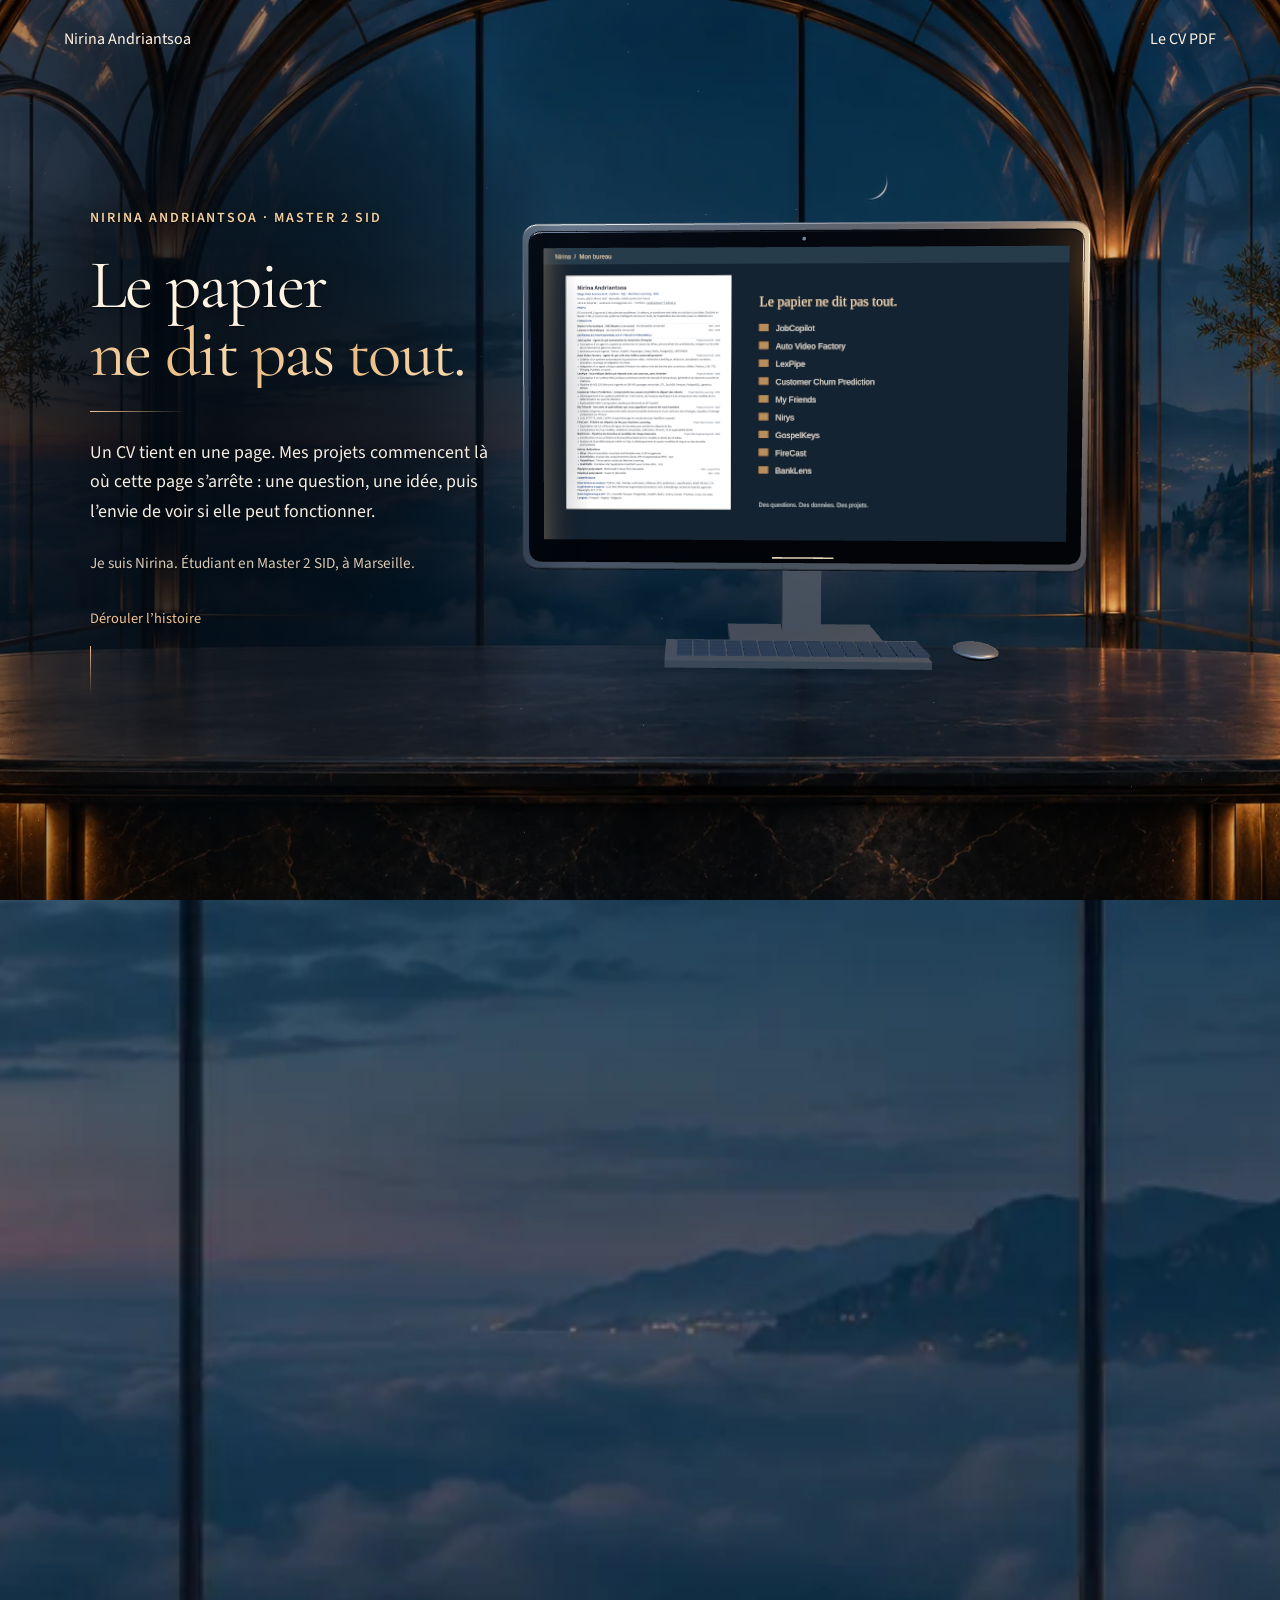
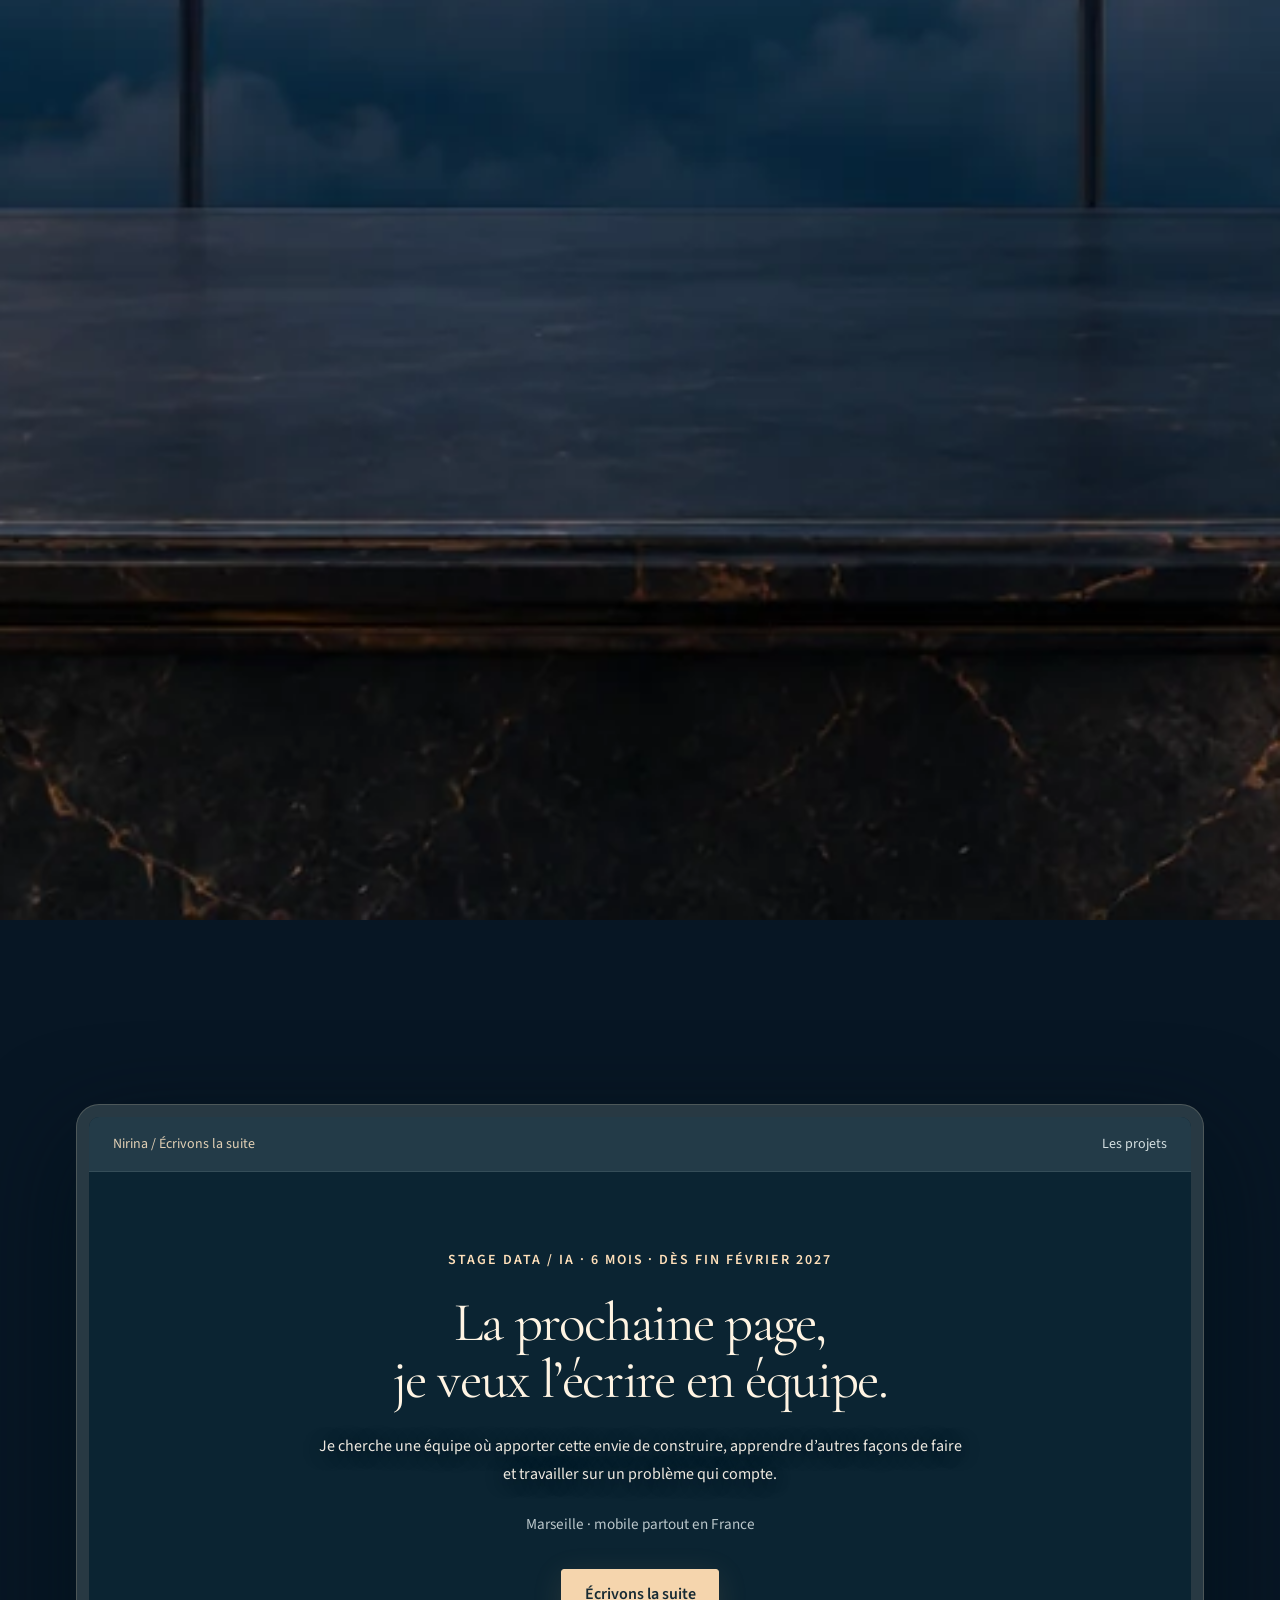
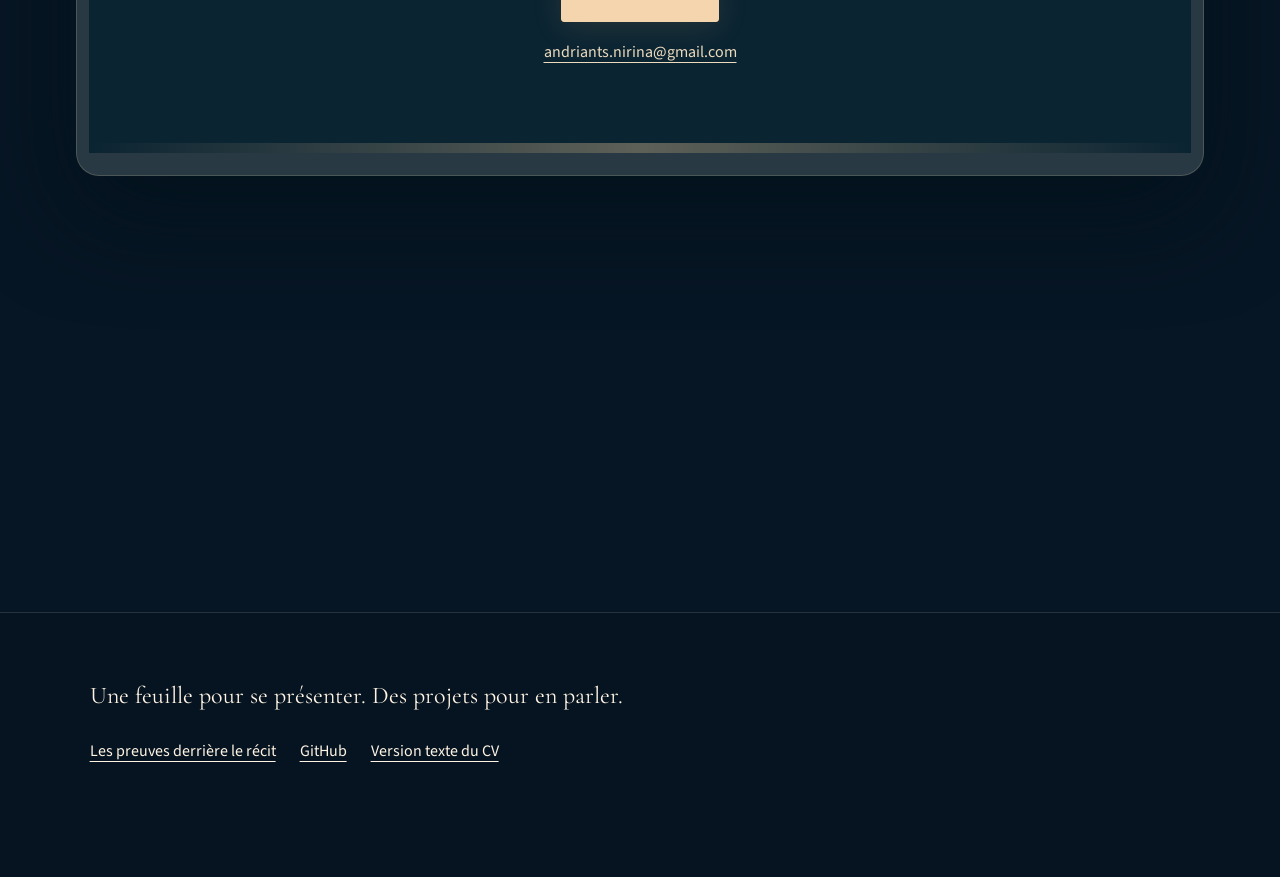
<file: index.html>
<!doctype html>
<html lang="fr">
<head>
<meta charset="utf-8"><meta name="viewport" content="width=device-width,initial-scale=1">
<title>Nirina Andriantsoa — Une page. Tout un monde.</title>
<meta name="description" content="Un récit photographique animé, de la nuit marseillaise au lever du jour : les questions, les projets Data et IA, puis la prochaine équipe de Nirina Andriantsoa.">
<meta property="og:title" content="Nirina Andriantsoa — Une page. Tout un monde."><meta property="og:description" content="Un récit photographique animé, de la nuit marseillaise au lever du jour : les questions, les projets Data et IA, puis la prochaine équipe de Nirina Andriantsoa."><meta property="og:image" content="https://andriantsoa777.github.io/og.png?v=2968e408aa27"><meta property="og:url" content="https://andriantsoa777.github.io/"><meta name="twitter:card" content="summary_large_image"><meta name="theme-color" content="#071624">
<link rel="canonical" href="https://andriantsoa777.github.io/"><link rel="icon" href="data:image/svg+xml,%3Csvg xmlns='http://www.w3.org/2000/svg' viewBox='0 0 64 64'%3E%3Crect width='64' height='64' rx='14' fill='%23071624'/%3E%3Ctext x='32' y='44' text-anchor='middle' fill='%23efc394' font-family='serif' font-size='40'%3EN%3C/text%3E%3C/svg%3E">
<link rel="preload" as="image" href="assets/cinema/observatory.webp?v=2968e408aa27">
<link rel="preload" as="font" type="font/woff2" href="assets/fonts/cormorant-garamond-latin.woff2" crossorigin>
<link rel="stylesheet" href="assets/site.css?v=2968e408aa27">
<script>document.documentElement.classList.add('js');setTimeout(()=>document.documentElement.classList.add('hero-go'),5000);</script>
</head>
<body>
<div class="hero-veil" aria-hidden="true"></div>
<a class="skip" href="#main">Aller au récit</a>
<div class="atmosphere" aria-hidden="true" style="background-image:url('assets/cinema/observatory.webp?v=2968e408aa27')"></div><canvas id="scene" aria-hidden="true"></canvas><div class="cinema-shade" aria-hidden="true"></div>
<header class="top"><a class="signature" href="#depart">Nirina<span>Andriantsoa</span></a><nav aria-label="Navigation principale"><a href="#dossier" data-open-dossier>Les projets</a><a class="cv-link" href="CV_Nirina_Andriantsoa.pdf?v=2968e408aa27">Le CV <span>PDF</span></a></nav></header>
<aside class="journey-rail" aria-label="Les étapes du récit"><span class="rail-line"><i id="rail-progress"></i></span><nav><a href="#depart" aria-label="Le point de départ" title="Le point de départ" aria-current="step"><span>Le point de départ</span></a><a href="#contact" aria-label="Le lever du jour" title="Le lever du jour"><span>Le lever du jour</span></a></nav></aside>
<div class="scene-note" aria-hidden="true"><span id="scene-label">Le point de départ</span><span>Un récit en mouvement</span></div>

<section id="depart" class="portal-entry" data-chapter="0">
 <div class="portal-environment" aria-hidden="true"></div><canvas id="portal-scene" class="portal-render" aria-hidden="true"></canvas>
 <div class="portal-toolbar"><span>Nirina Andriantsoa</span><a href="CV_Nirina_Andriantsoa.pdf?v=2968e408aa27">Le CV PDF</a></div>
 <div class="portal-copy"><p class="eyebrow">Nirina Andriantsoa · Master 2 SID</p><h1 class="hero-title"><span class="line line-1"><span class="w" style="--w:0">Le</span> <span class="w" style="--w:1">papier</span></span><br><span class="line line-2"><span class="w" style="--w:2">ne</span> <span class="w" style="--w:3">dit</span> <span class="w" style="--w:4">pas</span> <span class="w" style="--w:5">tout.</span></span></h1><p class="story-text">Un CV tient en une page. Mes projets commencent là où cette page s’arrête : une question, une idée, puis l’envie de voir si elle peut fonctionner.</p><p class="aside">Je suis Nirina. Étudiant en Master 2 SID, à Marseille.</p><a class="begin" href="#desktop"><span>Dérouler l’histoire</span><i aria-hidden="true"></i></a></div>
 <div class="portal-static-monitor" aria-hidden="true"><img src="cv-preview.png?v=2968e408aa27" alt=""></div>
</section>
<section id="desktop" class="desktop" aria-labelledby="desktop-title">
 <div class="desktop-bar"><span>Mon bureau</span><a href="#depart">Revenir au début</a></div>
 <div class="desktop-content"><div class="cv-window"><div class="window-bar"><span>CV — Nirina Andriantsoa</span></div><a href="CV_Nirina_Andriantsoa.pdf?v=2968e408aa27" aria-label="Lire le CV en PDF"><img src="cv-preview.png?v=2968e408aa27" alt="CV de Nirina Andriantsoa. Version PDF et version texte accessibles depuis la navigation." width="794" height="1123"></a></div>
 <div class="desktop-projects"><p class="eyebrow">Derrière la page</p><h2 id="desktop-title" tabindex="-1">Entrer dans un projet.</h2><p>Ouvre un dossier. Découvre le problème et ce que j’ai construit.</p><div class="desktop-files">
 
 <a class="desktop-file" style="--i:3" href="#projet-jobcopilot" data-open-project="jobcopilot"><span class="file-mark" aria-hidden="true"></span><span><strong>JobCopilot</strong><small>Agent IA d’automatisation</small></span><span class="file-action">Lire</span></a>
 
 <a class="desktop-file" style="--i:4" href="#projet-factory" data-open-project="factory"><span class="file-mark" aria-hidden="true"></span><span><strong>Auto Video Factory</strong><small>Agent IA · vidéos automatiques</small></span><span class="file-action">Lire</span></a>
 
 <a class="desktop-file" style="--i:5" href="#projet-lexpipe" data-open-project="lexpipe"><span class="file-mark" aria-hidden="true"></span><span><strong>LexPipe</strong><small>IA juridique · RAG</small></span><span class="file-action">Lire</span></a>
 
 <a class="desktop-file" style="--i:6" href="#projet-churn" data-open-project="churn"><span class="file-mark" aria-hidden="true"></span><span><strong>Customer Churn Prediction</strong><small>Machine Learning · Prédiction</small></span><span class="file-action">Lire</span></a>
 
 <a class="desktop-file" style="--i:7" href="#projet-friends" data-open-project="friends"><span class="file-mark" aria-hidden="true"></span><span><strong>My Friends</strong><small>Agents vocaux IA · iOS</small></span><span class="file-action">Lire</span></a>
 
 <a class="desktop-file" style="--i:8" href="#projet-nirys" data-open-project="nirys"><span class="file-mark" aria-hidden="true"></span><span><strong>Nirys</strong><small>IA de recommandation musicale</small></span><span class="file-action">Lire</span></a>
 
 <a class="desktop-file" style="--i:9" href="#projet-gospelkeys" data-open-project="gospelkeys"><span class="file-mark" aria-hidden="true"></span><span><strong>GospelKeys</strong><small>IA audio · transcription</small></span><span class="file-action">Lire</span></a>
 
 <a class="desktop-file" style="--i:10" href="#projet-firecast" data-open-project="firecast"><span class="file-mark" aria-hidden="true"></span><span><strong>FireCast</strong><small>Data Science</small></span><span class="file-action">Lire</span></a>
 
 <a class="desktop-file" style="--i:11" href="#projet-banklens" data-open-project="banklens"><span class="file-mark" aria-hidden="true"></span><span><strong>BankLens</strong><small>Data Engineering · SQL · BI</small></span><span class="file-action">Lire</span></a>
 </div></div></div>
</section>
<main id="main" class="story">

<section class="chapter arrival" id="contact" data-chapter="1" style="--chapter-accent:#ffe0ba;--shot:url('/assets/cinema/observatory.webp?v=2968e408aa27')">
 <div class="contact-monitor narrative-monitor"><div class="monitor-bar"><span>Nirina / Écrivons la suite</span><a href="#desktop">Les projets</a></div><div class="chapter-copy"><p class="eyebrow">Stage Data / IA · 6 mois · dès fin février 2027</p><h2 id="contact-title" tabindex="-1">La prochaine page,<br>je veux l’écrire en équipe.</h2><p class="story-text">Je cherche une équipe où apporter cette envie de construire, apprendre d’autres façons de faire et travailler sur un problème qui compte.</p><p class="aside">Marseille · mobile partout en France</p><div class="contact-actions"><a class="button" href="mailto:andriants.nirina@gmail.com?subject=La%20prochaine%20page%20%E2%80%94%20stage%20Data%20IA">Écrivons la suite</a></div><a class="email" href="mailto:andriants.nirina@gmail.com">andriants.nirina@gmail.com</a></div><div class="monitor-chin" aria-hidden="true"></div></div>
</section>
</main>
<footer><span>Une feuille pour se présenter. Des projets pour en parler.</span><div><a href="#dossier" data-open-dossier>Les preuves derrière le récit</a><a href="https://github.com/andriantsoa777" target="_blank" rel="noopener noreferrer">GitHub</a><a href="cv.html">Version texte du CV</a></div></footer>
<details id="dossier" class="dossier"><summary>Ouvrir les dossiers des projets</summary><div class="dossier-content">

<article id="projet-jobcopilot" class="project-sheet" data-project-sheet="jobcopilot" data-project-name="JobCopilot" data-shot="jobcopilot">
 <div class="project-cover"><span class="file-mark" aria-hidden="true"></span><span>JobCopilot / dossier de conception</span><span>Agent de candidature · déployé</span></div>
 <div class="project-hero"><div class="project-hero-copy"><p class="eyebrow">Agent IA d’automatisation</p><p class="project-name">JobCopilot</p><h2 class="project-title">Création d’un agent IA qui automatise ma recherche d’emploi.</h2><p class="project-role">Conception du workflow, développement des API et des agents, contrôles d’exécution et suivi des candidatures.</p><nav class="case-navigation" aria-label="Plan du dossier"><a href="#projet-jobcopilot-contexte">Contexte</a><a href="#projet-jobcopilot-mission">Objectif</a><a href="#projet-jobcopilot-architecture">Architecture</a><a href="#projet-jobcopilot-resultats">Résultats</a></nav></div><div class="project-cover-image" aria-hidden="true"><div class="project-architecture-preview"><p>Chaîne de traitement</p><ol><li>Collecter les offres</li><li>Évaluer la pertinence</li><li>Adapter et postuler</li><li>Suivre les réponses</li></ol></div></div></div>
 <div class="project-reading">
 <section id="projet-jobcopilot-contexte"><p class="eyebrow">Contexte</p><h3>Le besoin à l’origine du projet.</h3><p>Chercher un stage, c&#39;est des centaines d&#39;offres sur des dizaines de sites, et des formulaires tous différents.</p></section>
 <section id="projet-jobcopilot-mission"><p class="eyebrow">Objectif</p><h3>La mission que je me suis donnée.</h3><p>Déléguer la recherche de stage à un agent capable de sélectionner les offres, adapter le dossier, envoyer les candidatures et suivre les réponses dans un workflow unique.</p></section>
 
 <section class="case-actions"><p class="eyebrow">Réalisation</p><h3>Les briques que j’ai reliées.</h3><ul class="project-built"><li>Collecte multi-source, normalisation, dédoublonnage et classement des offres avec un score expliqué selon mon profil.</li><li>Génération du CV et du message adaptés à l’offre, puis envoi SMTP ou traitement du formulaire avec Playwright et analyse visuelle.</li><li>Synchronisation IMAP, rapprochement des réponses avec les candidatures, suivi des statuts et relances planifiées.</li><li>Orchestration asynchrone, persistance des états, idempotence et journal d’exécution ; intégration SIP / STT / TTS pour le prototype d’appels automatiques.</li></ul><p class="project-stack">Python · FastAPI · PostgreSQL · Redis · Celery · Playwright · LLM vision · Podman</p></section>
 <section id="projet-jobcopilot-architecture" class="case-architecture"><p class="eyebrow">Architecture technique</p><h3>Le chemin des données,<br>étape par étape.</h3><p class="architecture-intro">Une entrée, une transformation, une sortie : chaque étape a une responsabilité dans le système.</p><div class="technical-stages"><details class="technical-stage" open><summary><span>Collecter et normaliser</span><small>Une base d’offres exploitable.</small></summary><dl><dt>Entrée</dt><dd>Offres provenant de plusieurs sources.</dd><dt>Traitement</dt><dd>Collecte, normalisation des champs et dédoublonnage.</dd><dt>Sortie</dt><dd>Une base d’offres exploitable.</dd><dt>Choix technique</dt><dd>Éviter qu’une même offre soit évaluée ou traitée plusieurs fois.</dd></dl></details><details class="technical-stage"><summary><span>Évaluer la pertinence</span><small>Un classement et les raisons de la correspondance.</small></summary><dl><dt>Entrée</dt><dd>Une offre structurée et le profil du candidat.</dd><dt>Traitement</dt><dd>Scoring expliqué et sélection des éléments pertinents du profil.</dd><dt>Sortie</dt><dd>Un classement et les raisons de la correspondance.</dd><dt>Choix technique</dt><dd>Rendre le choix lisible, plutôt que produire un score opaque.</dd></dl></details><details class="technical-stage"><summary><span>Adapter et postuler</span><small>Une candidature envoyée et enregistrée.</small></summary><dl><dt>Entrée</dt><dd>Les faits du profil et les attentes de l’offre.</dd><dt>Traitement</dt><dd>Génération du CV et du message, envoi SMTP ou interaction avec le formulaire via Playwright et vision.</dd><dt>Sortie</dt><dd>Une candidature envoyée et enregistrée.</dd><dt>Choix technique</dt><dd>Relier le profil aux attentes de l’offre, puis exécuter le canal de candidature configuré.</dd></dl></details><details class="technical-stage"><summary><span>Suivre et relancer</span><small>Un historique à jour des candidatures et des échanges.</small></summary><dl><dt>Entrée</dt><dd>Les candidatures envoyées et les messages reçus.</dd><dt>Traitement</dt><dd>Synchronisation IMAP, rapprochement des réponses, mise à jour des statuts et relance planifiée.</dd><dt>Sortie</dt><dd>Un historique à jour des candidatures et des échanges.</dd><dt>Choix technique</dt><dd>Prolonger l’automatisation après l’envoi et conserver un état exploitable par les agents.</dd></dl></details></div><div class="engineering-choice"><h4>Pourquoi cette architecture ?</h4><p>L’analyse, la génération des documents et l’envoi sont des étapes distinctes, orchestrées avec Celery. PostgreSQL conserve l’état de chaque candidature ; les empreintes de documents et l’idempotence assurent la cohérence des reprises. SMTP / IMAP ferment la boucle entre candidature et réponse.</p></div></section>
 <section id="projet-jobcopilot-resultats" class="case-results"><p class="eyebrow">Résultats</p><h3>Le résultat.</h3><p>JobCopilot recherche les offres, les classe selon mon profil, prépare mes documents et envoie mes candidatures par email ou sur les formulaires pris en charge. Le suivi des réponses et des relances prolonge le travail après l’envoi.</p><ul class="result-signals"><li>Candidatures automatisées</li><li>Agents navigateur et vision</li><li>Suivi email et relances</li></ul></section>
 <section class="launch-deck" data-launch-deck aria-label="Suite du récit"><div class="launch-actions"><a class="proof-link" href="#desktop" data-story-handoff>Revenir aux projets</a></div></section>
 </div>
</article>

<article id="projet-factory" class="project-sheet" data-project-sheet="factory" data-project-name="Auto Video Factory" data-shot="factory">
 <div class="project-cover"><span class="file-mark" aria-hidden="true"></span><span>Auto Video Factory / dossier de conception</span><span>Production vidéo automatisée</span></div>
 <div class="project-hero"><div class="project-hero-copy"><p class="eyebrow">Agent IA · vidéos automatiques</p><p class="project-name">Auto Video Factory</p><h2 class="project-title">Création d’un agent IA qui produit des vidéos automatiquement.</h2><p class="project-role">Conception de l’orchestration, intégration des sources et des médias, synchronisation et contrôles du rendu final.</p><nav class="case-navigation" aria-label="Plan du dossier"><a href="#projet-factory-contexte">Contexte</a><a href="#projet-factory-mission">Objectif</a><a href="#projet-factory-architecture">Architecture</a><a href="#projet-factory-resultats">Résultats</a></nav></div><div class="project-cover-image" aria-hidden="true"><div class="project-architecture-preview"><p>Chaîne de traitement</p><ol><li>Rechercher les sources</li><li>Écrire et faire parler</li><li>Assembler les scènes</li><li>Critiquer et reprendre</li></ol></div></div></div>
 <div class="project-reading">
 <section id="projet-factory-contexte"><p class="eyebrow">Contexte</p><h3>Le besoin à l’origine du projet.</h3><p>Une vidéo de vulgarisation demande des heures de recherche, d&#39;écriture, de voix et de montage — et une seule erreur ruine la confiance.</p></section>
 <section id="projet-factory-mission"><p class="eyebrow">Objectif</p><h3>La mission que je me suis donnée.</h3><p>Automatiser la fabrication d’une vidéo : recherche, écriture, storyboard, voix, animation, montage et contrôle du fichier final.</p></section>
 <section class="project-film" aria-label="Vidéo du projet Auto Video Factory"><p class="eyebrow">1 min 31</p><h3>Et si le Soleil s’éteignait d’un coup ?</h3><video controls playsinline preload="none" width="1080" height="1920" poster="assets/video/chronique-poster.png?v=2968e408aa27" aria-label="Et si le Soleil s’éteignait d’un coup ?"><source src="assets/video/chronique-du-savoir-yFWCfXth5ss.mp4?v=2968e408aa27" type="video/mp4"><track kind="captions" src="assets/video/chronique-fr.vtt?v=2968e408aa27" srclang="fr" label="Français"><p><a href="assets/video/chronique-du-savoir-yFWCfXth5ss.mp4">Lire le film</a></p></video><p class="film-music">Musique : <a href="https://freesound.org/people/kjartan_abel/" target="_blank" rel="noopener noreferrer">kjartan_abel</a>, <a href="https://creativecommons.org/licenses/by/4.0/" target="_blank" rel="noopener noreferrer">CC BY 4.0</a></p></section>
 <section class="case-actions"><p class="eyebrow">Réalisation</p><h3>Les briques que j’ai reliées.</h3><ul class="project-built"><li>Recherche de sujets et de sources, rédaction du script et préparation du storyboard avec rattachement des affirmations à leurs références.</li><li>Génération de la voix TTS, sélection des médias, animation et montage FFmpeg synchronisé sur l’audio.</li><li>Video Critic sur le fichier rendu, réparation ciblée, checkpoints de reprise et mémoire des erreurs.</li><li>Planification de la production et intégration de la publication YouTube avec registre anti-doublon.</li></ul><p class="project-stack">Python · LLM · PubMed / Crossref · TTS · Whisper · FFmpeg</p></section>
 <section id="projet-factory-architecture" class="case-architecture"><p class="eyebrow">Architecture technique</p><h3>Le chemin des données,<br>étape par étape.</h3><p class="architecture-intro">Une entrée, une transformation, une sortie : chaque étape a une responsabilité dans le système.</p><div class="technical-stages"><details class="technical-stage" open><summary><span>Rechercher et documenter</span><small>Un dossier documentaire pour préparer le script.</small></summary><dl><dt>Entrée</dt><dd>Un sujet et une question à expliquer.</dd><dt>Traitement</dt><dd>Recherche dans PubMed / Crossref et rattachement des affirmations à leurs sources.</dd><dt>Sortie</dt><dd>Un dossier documentaire pour préparer le script.</dd><dt>Choix technique</dt><dd>Distinguer une source identifiée d’une affirmation simplement générée.</dd></dl></details><details class="technical-stage"><summary><span>Écrire et synchroniser</span><small>Un récit et des repères temporels.</small></summary><dl><dt>Entrée</dt><dd>Le dossier documentaire et le déroulé narratif.</dd><dt>Traitement</dt><dd>Préparation du script et de la voix TTS ; prise en compte des durées audio réelles.</dd><dt>Sortie</dt><dd>Un récit et des repères temporels.</dd><dt>Choix technique</dt><dd>Faire suivre le montage à ce qui est réellement prononcé.</dd></dl></details><details class="technical-stage"><summary><span>Composer et rendre</span><small>Un fichier vidéo consultable.</small></summary><dl><dt>Entrée</dt><dd>La voix, les médias et les descriptions de scènes.</dd><dt>Traitement</dt><dd>Assemblage, animation et montage avec les outils de rendu du projet, dont FFmpeg.</dd><dt>Sortie</dt><dd>Un fichier vidéo consultable.</dd><dt>Choix technique</dt><dd>Évaluer un objet final, pas seulement les intentions du scénario.</dd></dl></details><details class="technical-stage"><summary><span>Contrôler et reprendre</span><small>Une version à relire avant publication.</small></summary><dl><dt>Entrée</dt><dd>Le fichier rendu et les critères de qualité.</dd><dt>Traitement</dt><dd>Critique du résultat, repérage des scènes à corriger et nouvelle réalisation.</dd><dt>Sortie</dt><dd>Une version à relire avant publication.</dd><dt>Choix technique</dt><dd>Boucler sur les défauts observés sans confondre automatisation et validation scientifique.</dd></dl></details></div><div class="engineering-choice"><h4>Pourquoi cette architecture ?</h4><p>La timeline est calculée à partir des durées audio réelles. Chaque scène conserve ses médias et ses paramètres de réalisation. Après le rendu, le Video Critic analyse le MP4 ; le Repair Agent reprend les scènes signalées à partir des checkpoints, sans relancer toute la production.</p></div></section>
 <section id="projet-factory-resultats" class="case-results"><p class="eyebrow">Résultats</p><h3>Le résultat.</h3><p>Auto Video Factory crée mes vidéos : il recherche les sources, écrit le script, génère la voix, compose les scènes et assemble le film. La production s’exécute en tâches persistantes, avec contrôle du rendu et reprise ciblée des scènes. Un même système relie création éditoriale, réalisation et diffusion.</p><ul class="result-signals"><li>Création automatisée</li><li>Timeline synchronisée à la voix</li><li>Video Critic et Repair Agent</li></ul></section>
 <section class="launch-deck" data-launch-deck aria-label="Suite du récit"><div class="launch-actions"><a class="proof-link" href="#desktop" data-story-handoff>Revenir aux projets</a></div></section>
 </div>
</article>

<article id="projet-lexpipe" class="project-sheet" data-project-sheet="lexpipe" data-project-name="LexPipe" data-shot="lexpipe">
 <div class="project-cover"><span class="file-mark" aria-hidden="true"></span><span>LexPipe / dossier de conception</span><span>Projet de Master · corpus local</span></div>
 <div class="project-hero"><div class="project-hero-copy"><p class="eyebrow">IA juridique · RAG</p><p class="project-name">LexPipe</p><h2 class="project-title">Une IA juridique qui répond de façon sûre, sourcée et sans inventer.</h2><p class="project-role">Pipeline d’ingestion, préparation du corpus, indexation, recherche hybride et interface de consultation.</p><nav class="case-navigation" aria-label="Plan du dossier"><a href="#projet-lexpipe-contexte">Contexte</a><a href="#projet-lexpipe-mission">Objectif</a><a href="#projet-lexpipe-architecture">Architecture</a><a href="#projet-lexpipe-resultats">Résultats</a></nav></div><div class="project-cover-image" aria-hidden="true"><div class="project-architecture-preview"><p>Chaîne de traitement</p><ol><li>Ingestion Judilibre</li><li>Normalisation Parquet</li><li>Indexation hybride</li><li>Réponse sourcée</li></ol></div></div></div>
 <div class="project-reading">
 <section id="projet-lexpipe-contexte"><p class="eyebrow">Contexte</p><h3>Le besoin à l’origine du projet.</h3><p>Retrouver une décision pertinente dans un corpus de jurisprudence massif demande de rapprocher les termes juridiques, le sens de la question et les références des textes.</p></section>
 <section id="projet-lexpipe-mission"><p class="eyebrow">Objectif</p><h3>La mission que je me suis donnée.</h3><p>Construire un moteur RAG de jurisprudence qui retrouve les passages pertinents, expose ses sources et sait ne pas répondre lorsque le corpus ne fournit pas de preuve.</p></section>
 
 <section class="case-actions"><p class="eyebrow">Réalisation</p><h3>Les briques que j’ai reliées.</h3><ul class="project-built"><li>Pipeline de l&#39;API Judilibre jusqu&#39;à PostgreSQL, couche par couche (brut, bronze, argent), sans doublon, avec rapport de qualité.</li><li>596 456 passages vectorisés (MPNet, 768 dimensions) et recherche hybride : mots exacts + sens.</li><li>Synthèse extractive par défaut, citations vers les passages ; abstention quand aucun passage n’est retrouvé. Évaluation sur des requêtes annotées.</li></ul><p class="project-stack">Python · DuckDB · Parquet · PostgreSQL · pgvector · Docker · Streamlit</p></section>
 <section id="projet-lexpipe-architecture" class="case-architecture"><p class="eyebrow">Architecture technique</p><h3>Le chemin des données,<br>étape par étape.</h3><p class="architecture-intro">Une entrée, une transformation, une sortie : chaque étape a une responsabilité dans le système.</p><div class="technical-stages"><details class="technical-stage" open><summary><span>Ingestion et qualité</span><small>Des décisions structurées et traçables.</small></summary><dl><dt>Entrée</dt><dd>L’API Judilibre et ses exports JSON.</dd><dt>Traitement</dt><dd>Collecte reprenable, normalisation et couches Parquet avec rapport de qualité.</dd><dt>Sortie</dt><dd>Des décisions structurées et traçables.</dd><dt>Choix technique</dt><dd>Séparer la source brute de la donnée utilisée par le moteur.</dd></dl></details><details class="technical-stage"><summary><span>Découpage et indexation</span><small>Des passages indexés avec leurs références.</small></summary><dl><dt>Entrée</dt><dd>Le texte des décisions normalisées.</dd><dt>Traitement</dt><dd>Découpage des passages, embeddings MPNet 768 dimensions et stockage pgvector.</dd><dt>Sortie</dt><dd>Des passages indexés avec leurs références.</dd><dt>Choix technique</dt><dd>Respecter les limites du modèle et conserver le lien avec la décision intégrale.</dd></dl></details><details class="technical-stage"><summary><span>Recherche hybride</span><small>Une sélection de passages consultables.</small></summary><dl><dt>Entrée</dt><dd>Une question, des filtres et les deux index.</dd><dt>Traitement</dt><dd>Combinaison des résultats lexicaux et sémantiques.</dd><dt>Sortie</dt><dd>Une sélection de passages consultables.</dd><dt>Choix technique</dt><dd>Associer correspondance exacte et proximité de sens.</dd></dl></details><details class="technical-stage"><summary><span>Synthèse et évaluation</span><small>Une réponse vérifiable ou une absence de réponse explicite.</small></summary><dl><dt>Entrée</dt><dd>Les passages réellement retrouvés.</dd><dt>Traitement</dt><dd>Synthèse extractive sourcée, citations, abstention et évaluation sur requêtes annotées.</dd><dt>Sortie</dt><dd>Une réponse vérifiable ou une absence de réponse explicite.</dd><dt>Choix technique</dt><dd>Relier chaque synthèse aux passages utilisés et aux références de la décision.</dd></dl></details></div><div class="engineering-choice"><h4>Pourquoi cette architecture ?</h4><p>Les mots exacts restent importants dans le droit ; la similarité sémantique apporte un second signal. Je combine donc recherche lexicale et embeddings, puis je distingue clairement les passages retrouvés de leur synthèse. Le mode extractif est le comportement par défaut.</p></div></section>
 <section id="projet-lexpipe-resultats" class="case-results"><p class="eyebrow">Résultats</p><h3>Le résultat.</h3><p>563 255 décisions ingérées, dont 245 000 décisions vectorisées en 596 456 passages. Le moteur associe recherche hybride, filtres et citations pour retrouver les décisions pertinentes et consulter les passages qui fondent la réponse.</p><ul class="result-signals"><li>563 255 décisions</li><li>596 456 passages</li><li>1947 → 2026</li></ul></section>
 <section class="launch-deck" data-launch-deck aria-label="Suite du récit"><div class="launch-actions"><a class="proof-link" href="#desktop" data-story-handoff>Revenir aux projets</a></div></section>
 </div>
</article>

<article id="projet-churn" class="project-sheet" data-project-sheet="churn" data-project-name="Customer Churn Prediction" data-shot="firecast">
 <div class="project-cover"><span class="file-mark" aria-hidden="true"></span><span>Customer Churn Prediction / dossier de conception</span><span>Projet personnel · Machine Learning</span></div>
 <div class="project-hero"><div class="project-hero-copy"><p class="eyebrow">Machine Learning · Prédiction</p><p class="project-name">Customer Churn Prediction</p><h2 class="project-title">Comprendre pourquoi les clients partent, et prédire leur départ.</h2><p class="project-role">Préparation des données, exploration, comparaison des modèles, réglage du seuil et interfaces de restitution.</p><nav class="case-navigation" aria-label="Plan du dossier"><a href="#projet-churn-contexte">Contexte</a><a href="#projet-churn-mission">Objectif</a><a href="#projet-churn-architecture">Architecture</a><a href="#projet-churn-resultats">Résultats</a></nav></div><div class="project-cover-image" aria-hidden="true"><div class="project-architecture-preview"><p>Chaîne de traitement</p><ol><li>Préparer et explorer</li><li>Comparer les modèles</li><li>Expliquer et régler le seuil</li><li>Servir les prédictions</li></ol></div></div></div>
 <div class="project-reading">
 <section id="projet-churn-contexte"><p class="eyebrow">Contexte</p><h3>Le besoin à l’origine du projet.</h3><p>Détecter les clients susceptibles de partir pour prioriser les actions de rétention, sans confondre un score de risque avec une décision métier.</p></section>
 <section id="projet-churn-mission"><p class="eyebrow">Objectif</p><h3>La mission que je me suis donnée.</h3><p>Construire une chaîne de classification du churn, expliquer les facteurs associés au risque et rendre le score utilisable en batch comme par API.</p></section>
 
 <section class="case-actions"><p class="eyebrow">Réalisation</p><h3>Les briques que j’ai reliées.</h3><ul class="project-built"><li>Préparation et analyse exploratoire du jeu Telco : 7 043 clients, nettoyage et variables explicatives.</li><li>Comparaison de modèles de classification, réglage du seuil et interprétation des prédictions avec SHAP.</li><li>Scoring par lots, tableau de bord Streamlit et exposition des prédictions par API FastAPI.</li></ul><p class="project-stack">Python · Pandas · scikit-learn · SHAP · FastAPI · Streamlit</p></section>
 <section id="projet-churn-architecture" class="case-architecture"><p class="eyebrow">Architecture technique</p><h3>Le chemin des données,<br>étape par étape.</h3><p class="architecture-intro">Une entrée, une transformation, une sortie : chaque étape a une responsabilité dans le système.</p><div class="technical-stages"><details class="technical-stage" open><summary><span>Comprendre les données</span><small>Une table prête pour la modélisation.</small></summary><dl><dt>Entrée</dt><dd>Le jeu Telco Customer Churn et sa variable cible.</dd><dt>Traitement</dt><dd>Nettoyage, analyse exploratoire et préparation des variables.</dd><dt>Sortie</dt><dd>Une table prête pour la modélisation.</dd><dt>Choix technique</dt><dd>Comprendre les types, les valeurs manquantes et la répartition des classes avant d’entraîner.</dd></dl></details><details class="technical-stage"><summary><span>Comparer les modèles</span><small>Des prédictions et des métriques comparables.</small></summary><dl><dt>Entrée</dt><dd>Les données préparées et un découpage entraînement / test.</dd><dt>Traitement</dt><dd>Entraînement et comparaison des modèles de classification.</dd><dt>Sortie</dt><dd>Des prédictions et des métriques comparables.</dd><dt>Choix technique</dt><dd>Choisir sur une évaluation cohérente, pas sur l’apparence d’un seul score.</dd></dl></details><details class="technical-stage"><summary><span>Expliquer et décider</span><small>Un score interprétable et un seuil documenté.</small></summary><dl><dt>Entrée</dt><dd>Les scores de risque et les caractéristiques des clients.</dd><dt>Traitement</dt><dd>Explications SHAP et étude des seuils de décision.</dd><dt>Sortie</dt><dd>Un score interprétable et un seuil documenté.</dd><dt>Choix technique</dt><dd>Séparer une probabilité de risque d’une décision de rétention.</dd></dl></details><details class="technical-stage"><summary><span>Rendre le modèle utilisable</span><small>Des prédictions consultables et intégrables.</small></summary><dl><dt>Entrée</dt><dd>Le modèle sauvegardé et de nouveaux profils.</dd><dt>Traitement</dt><dd>Scoring batch, service FastAPI et dashboard Streamlit.</dd><dt>Sortie</dt><dd>Des prédictions consultables et intégrables.</dd><dt>Choix technique</dt><dd>Relier l’expérimentation à un usage reproductible.</dd></dl></details></div><div class="engineering-choice"><h4>Pourquoi cette architecture ?</h4><p>Le seuil de 0,5 n’est pas automatiquement le meilleur choix métier. Je distingue donc le score prédit, le seuil de décision et l’action envisagée, puis j’utilise SHAP pour rendre les facteurs du modèle examinables.</p></div></section>
 <section id="projet-churn-resultats" class="case-results"><p class="eyebrow">Résultats</p><h3>Le résultat.</h3><p>Un pipeline de prédiction sur 7 043 clients Telco : préparation des données, comparaison de modèles, explications SHAP et choix du seuil de rétention. Le scoring est disponible par lots, dans un dashboard Streamlit et via une API FastAPI.</p><ul class="result-signals"><li>7 043 clients Telco</li><li>SHAP &amp; seuil de décision</li><li>API + scoring batch</li></ul></section>
 <section class="launch-deck" data-launch-deck aria-label="Suite du récit"><div class="launch-actions"><a class="proof-link" href="#desktop" data-story-handoff>Revenir aux projets</a></div></section>
 </div>
</article>

<article id="projet-friends" class="project-sheet" data-project-sheet="friends" data-project-name="My Friends" data-shot="friends">
 <div class="project-cover"><span class="file-mark" aria-hidden="true"></span><span>My Friends / dossier de conception</span><span>Application personnelle · iPhone</span></div>
 <div class="project-hero"><div class="project-hero-copy"><p class="eyebrow">Agents vocaux IA · iOS</p><p class="project-name">My Friends</p><h2 class="project-title">Des amis IA spécialistes qui vous appellent et parlent comme de vrais humains.</h2><p class="project-role">Conception des personnages, logique conversationnelle et mémoire, intégration de la voix et de l’expérience iOS.</p><nav class="case-navigation" aria-label="Plan du dossier"><a href="#projet-friends-contexte">Contexte</a><a href="#projet-friends-mission">Objectif</a><a href="#projet-friends-architecture">Architecture</a><a href="#projet-friends-resultats">Résultats</a></nav></div><div class="project-cover-image" aria-hidden="true"><div class="project-architecture-preview"><p>Chaîne de traitement</p><ol><li>Définir le personnage</li><li>Retrouver la mémoire</li><li>Dialoguer par la voix</li><li>Conserver le contexte</li></ol></div></div></div>
 <div class="project-reading">
 <section id="projet-friends-contexte"><p class="eyebrow">Contexte</p><h3>Le besoin à l’origine du projet.</h3><p>On progresse en anglais en parlant tous les jours. Les applications font réciter ; personne ne vous appelle.</p></section>
 <section id="projet-friends-mission"><p class="eyebrow">Objectif</p><h3>La mission que je me suis donnée.</h3><p>Créer une pratique conversationnelle de l’anglais où des personnages fictifs gardent le contexte des échanges et peuvent interagir par messages vocaux et appels iPhone.</p></section>
 
 <section class="case-actions"><p class="eyebrow">Réalisation</p><h3>Les briques que j’ai reliées.</h3><ul class="project-built"><li>Personnages IA avec métier, routine, personnalité, voix et mémoire des conversations.</li><li>Appels iPhone via CallKit, messages vocaux et groupes ; mémorisation des sujets abordés au téléphone.</li><li>Chaque ami lit YouTube, des podcasts, Wikipedia — et vous en parle. Les mots appris reviennent à J+1, J+2… J+32.</li></ul><p class="project-stack">Python · FastAPI · LLM · speech-to-text · TTS · Swift · CallKit</p></section>
 <section id="projet-friends-architecture" class="case-architecture"><p class="eyebrow">Architecture technique</p><h3>Le chemin des données,<br>étape par étape.</h3><p class="architecture-intro">Une entrée, une transformation, une sortie : chaque étape a une responsabilité dans le système.</p><div class="technical-stages"><details class="technical-stage" open><summary><span>Définir le personnage</span><small>Un contexte conversationnel cohérent.</small></summary><dl><dt>Entrée</dt><dd>Un objectif de pratique et une personnalité fictive.</dd><dt>Traitement</dt><dd>Description du personnage, de sa voix et de ses routines.</dd><dt>Sortie</dt><dd>Un contexte conversationnel cohérent.</dd><dt>Choix technique</dt><dd>Donner une personnalité stable aux personnages fictifs et une continuité aux échanges.</dd></dl></details><details class="technical-stage"><summary><span>Retrouver le contexte</span><small>Une réponse située dans l’historique.</small></summary><dl><dt>Entrée</dt><dd>Les éléments mémorisés des échanges précédents.</dd><dt>Traitement</dt><dd>Sélection du contexte utile à la conversation.</dd><dt>Sortie</dt><dd>Une réponse située dans l’historique.</dd><dt>Choix technique</dt><dd>Réutiliser les sujets et les éléments pertinents des conversations précédentes.</dd></dl></details><details class="technical-stage"><summary><span>Passer par la voix</span><small>Un échange audio.</small></summary><dl><dt>Entrée</dt><dd>Le message utilisateur ou la réponse du personnage.</dd><dt>Traitement</dt><dd>Reconnaissance vocale, génération de réponse et synthèse vocale.</dd><dt>Sortie</dt><dd>Un échange audio.</dd><dt>Choix technique</dt><dd>Traiter séparément compréhension, conversation et restitution.</dd></dl></details><details class="technical-stage"><summary><span>Intégrer et prolonger</span><small>Une pratique suivie dans l’application.</small></summary><dl><dt>Entrée</dt><dd>L’échange audio et l’application iPhone.</dd><dt>Traitement</dt><dd>CallKit, messages vocaux et réintroduction espacée des mots appris.</dd><dt>Sortie</dt><dd>Une pratique suivie dans l’application.</dd><dt>Choix technique</dt><dd>Relier l’usage conversationnel aux contraintes du téléphone et à l’apprentissage.</dd></dl></details></div><div class="engineering-choice"><h4>Pourquoi cette architecture ?</h4><p>La cohérence ne vient pas seulement d’une voix. Je distingue la personnalité du personnage, le contexte utile de la conversation et le canal vocal. Les personnages sont explicitement fictifs ; l’intégration des appels respecte les contraintes iOS.</p></div></section>
 <section id="projet-friends-resultats" class="case-results"><p class="eyebrow">Résultats</p><h3>Le résultat.</h3><p>Des personnages IA avec mémoire conversationnelle, voix distinctes, messages vocaux et appels intégrés avec CallKit. La répétition espacée réintroduit les mots appris et transforme les échanges en une pratique suivie de l’anglais.</p><ul class="result-signals"><li>Mémoire conversationnelle</li><li>CallKit</li><li>Répétition espacée</li></ul></section>
 <section class="launch-deck" data-launch-deck aria-label="Suite du récit"><div class="launch-actions"><a class="proof-link" href="#desktop" data-story-handoff>Revenir aux projets</a></div></section>
 </div>
</article>

<article id="projet-nirys" class="project-sheet" data-project-sheet="nirys" data-project-name="Nirys" data-shot="nirys">
 <div class="project-cover"><span class="file-mark" aria-hidden="true"></span><span>Nirys / dossier de conception</span><span>Application personnelle · audio</span></div>
 <div class="project-hero"><div class="project-hero-copy"><p class="eyebrow">IA de recommandation musicale</p><p class="project-name">Nirys</p><h2 class="project-title">Une IA qui recommande la musique selon vos goûts et votre ambiance.</h2><p class="project-role">Architecture du moteur de recommandation, intégration audio / vision et restitution dans l’application.</p><nav class="case-navigation" aria-label="Plan du dossier"><a href="#projet-nirys-contexte">Contexte</a><a href="#projet-nirys-mission">Objectif</a><a href="#projet-nirys-architecture">Architecture</a><a href="#projet-nirys-resultats">Résultats</a></nav></div><div class="project-cover-image" aria-hidden="true"><div class="project-architecture-preview"><p>Chaîne de traitement</p><ol><li>Générer des candidats</li><li>Classer les morceaux</li><li>Diversifier</li><li>Explorer</li></ol></div></div></div>
 <div class="project-reading">
 <section id="projet-nirys-contexte"><p class="eyebrow">Contexte</p><h3>Le besoin à l’origine du projet.</h3><p>Les recommandations tournent en rond : toujours les mêmes artistes, jamais la surprise juste.</p></section>
 <section id="projet-nirys-mission"><p class="eyebrow">Objectif</p><h3>La mission que je me suis donnée.</h3><p>Construire une recommandation musicale qui exploite les écoutes, analyse le signal audio et peut relier une image à une ambiance d’écoute.</p></section>
 
 <section class="case-actions"><p class="eyebrow">Réalisation</p><h3>Les briques que j’ai reliées.</h3><ul class="project-built"><li>Moteur en 4 étapes : candidats, classement, diversité, découverte — appris sur les écoutes, les passages et les réécoutes.</li><li>Le son lui-même est analysé (CLAP, Librosa) et rangé dans PostgreSQL / pgvector.</li><li>Un modèle de vision transforme une photo en ambiance musicale ; un petit personnage animé guide l&#39;écoute.</li></ul><p class="project-stack">FastAPI · PostgreSQL / pgvector · Redis · CLAP · Essentia · Librosa · Next.js · Rive</p></section>
 <section id="projet-nirys-architecture" class="case-architecture"><p class="eyebrow">Architecture technique</p><h3>Le chemin des données,<br>étape par étape.</h3><p class="architecture-intro">Une entrée, une transformation, une sortie : chaque étape a une responsabilité dans le système.</p><div class="technical-stages"><details class="technical-stage" open><summary><span>Représenter les morceaux</span><small>Des descripteurs et embeddings consultables.</small></summary><dl><dt>Entrée</dt><dd>Le signal audio et les informations du catalogue.</dd><dt>Traitement</dt><dd>Analyse audio et calcul de représentations CLAP.</dd><dt>Sortie</dt><dd>Des descripteurs et embeddings consultables.</dd><dt>Choix technique</dt><dd>Exploiter le contenu sonore, pas uniquement les métadonnées.</dd></dl></details><details class="technical-stage"><summary><span>Former les candidats</span><small>Un ensemble à classer.</small></summary><dl><dt>Entrée</dt><dd>Le catalogue et les signaux d’écoute.</dd><dt>Traitement</dt><dd>Construction d’un ensemble de morceaux candidats.</dd><dt>Sortie</dt><dd>Un ensemble à classer.</dd><dt>Choix technique</dt><dd>Réduire la recherche avant d’appliquer les étapes suivantes.</dd></dl></details><details class="technical-stage"><summary><span>Classer et diversifier</span><small>Une sélection qui combine proximité et découverte.</small></summary><dl><dt>Entrée</dt><dd>Les candidats et le contexte d’écoute.</dd><dt>Traitement</dt><dd>Classement, diversification et exploration.</dd><dt>Sortie</dt><dd>Une sélection qui combine proximité et découverte.</dd><dt>Choix technique</dt><dd>Éviter de confondre répétition d’artistes connus et recommandation utile.</dd></dl></details><details class="technical-stage"><summary><span>Relier image et écoute</span><small>Une proposition d’écoute contextualisée.</small></summary><dl><dt>Entrée</dt><dd>Une image et les informations de contexte.</dd><dt>Traitement</dt><dd>Interprétation visuelle de l’ambiance et lien vers le moteur musical.</dd><dt>Sortie</dt><dd>Une proposition d’écoute contextualisée.</dd><dt>Choix technique</dt><dd>Traduire le contexte visuel en critères musicaux pour enrichir les propositions d’écoute.</dd></dl></details></div><div class="engineering-choice"><h4>Pourquoi cette architecture ?</h4><p>Pertinence et découverte ne sont pas la même chose. Je sépare la génération des candidats, leur classement, la diversité et l’exploration, plutôt que demander à un seul score de résoudre tous ces objectifs.</p></div></section>
 <section id="projet-nirys-resultats" class="case-results"><p class="eyebrow">Résultats</p><h3>Le résultat.</h3><p>Un moteur de recommandation en quatre étapes, des embeddings audio CLAP stockés dans pgvector et une entrée par image. La chaîne relie les signaux d’écoute, l’analyse du son et le contexte proposé par l’utilisateur.</p><ul class="result-signals"><li>4 étapes de recommandation</li><li>analyse audio</li><li>app iPhone</li></ul></section>
 <section class="launch-deck" data-launch-deck aria-label="Suite du récit"><div class="launch-actions"><a class="proof-link" href="#desktop" data-story-handoff>Revenir aux projets</a></div></section>
 </div>
</article>

<article id="projet-gospelkeys" class="project-sheet" data-project-sheet="gospelkeys" data-project-name="GospelKeys" data-shot="nirys">
 <div class="project-cover"><span class="file-mark" aria-hidden="true"></span><span>GospelKeys / dossier de conception</span><span>Audio ML · transcription polyphonique</span></div>
 <div class="project-hero"><div class="project-hero-copy"><p class="eyebrow">IA audio · transcription</p><p class="project-name">GospelKeys</p><h2 class="project-title">Une IA qui transcrit le piano : notes, accords et instruments.</h2><p class="project-role">Assemblage du pipeline audio, fusion des transcriptions et restitution des notes et accords.</p><nav class="case-navigation" aria-label="Plan du dossier"><a href="#projet-gospelkeys-contexte">Contexte</a><a href="#projet-gospelkeys-mission">Objectif</a><a href="#projet-gospelkeys-architecture">Architecture</a><a href="#projet-gospelkeys-resultats">Résultats</a></nav></div><div class="project-cover-image" aria-hidden="true"><div class="project-architecture-preview"><p>Chaîne de traitement</p><ol><li>Isoler le piano</li><li>Transcrire les notes</li><li>Croiser les modèles</li><li>Expliquer les accords</li></ol></div></div></div>
 <div class="project-reading">
 <section id="projet-gospelkeys-contexte"><p class="eyebrow">Contexte</p><h3>Le besoin à l’origine du projet.</h3><p>Apprendre un morceau à l&#39;oreille prend des semaines ; les partitions de gospel n&#39;existent presque pas.</p></section>
 <section id="projet-gospelkeys-mission"><p class="eyebrow">Objectif</p><h3>La mission que je me suis donnée.</h3><p>Aider à comprendre et rejouer une partie de piano en séparant le signal, en croisant les transcriptions et en exposant l’incertitude sur les notes et accords.</p></section>
 
 <section class="case-actions"><p class="eyebrow">Réalisation</p><h3>Les briques que j’ai reliées.</h3><ul class="project-built"><li>Séparation en 6 instruments (BS-RoFormer) pour isoler le piano.</li><li>Transcription principale Transkun et seconde opinion YourMT3+ : fusion par hauteur et attaque, avec contrôle spectral des notes détectées.</li><li>Chaque accord reconnu à partir de 3 indices : spectre, notes, basse — et un clavier virtuel qui s&#39;allume.</li></ul><p class="project-stack">Python · BS-RoFormer · Transkun · YourMT3+ · Librosa · FastAPI</p></section>
 <section id="projet-gospelkeys-architecture" class="case-architecture"><p class="eyebrow">Architecture technique</p><h3>Le chemin des données,<br>étape par étape.</h3><p class="architecture-intro">Une entrée, une transformation, une sortie : chaque étape a une responsabilité dans le système.</p><div class="technical-stages"><details class="technical-stage" open><summary><span>Isoler le signal utile</span><small>Une piste où le piano peut être analysé.</small></summary><dl><dt>Entrée</dt><dd>Un morceau contenant plusieurs instruments.</dd><dt>Traitement</dt><dd>Séparation instrumentale avec BS-RoFormer.</dd><dt>Sortie</dt><dd>Une piste où le piano peut être analysé.</dd><dt>Choix technique</dt><dd>Réduire l’interférence des autres sources sonores.</dd></dl></details><details class="technical-stage"><summary><span>Transcrire deux fois</span><small>Deux ensembles de notes candidates.</small></summary><dl><dt>Entrée</dt><dd>La piste de piano isolée.</dd><dt>Traitement</dt><dd>Transcription principale avec Transkun et seconde opinion YourMT3+.</dd><dt>Sortie</dt><dd>Deux ensembles de notes candidates.</dd><dt>Choix technique</dt><dd>Disposer de signaux complémentaires plutôt que d’un seul avis.</dd></dl></details><details class="technical-stage"><summary><span>Croiser les hypothèses</span><small>Des notes avec une information de confiance.</small></summary><dl><dt>Entrée</dt><dd>Les hauteurs, attaques et indices spectraux.</dd><dt>Traitement</dt><dd>Fusion des transcriptions et contrôle des notes détectées.</dd><dt>Sortie</dt><dd>Des notes avec une information de confiance.</dd><dt>Choix technique</dt><dd>Conserver la possibilité d’une erreur au lieu de masquer l’incertitude.</dd></dl></details><details class="technical-stage"><summary><span>Expliquer la musique</span><small>Une lecture des notes et de l’harmonie.</small></summary><dl><dt>Entrée</dt><dd>Les notes retenues, le spectre et la basse.</dd><dt>Traitement</dt><dd>Reconnaissance des accords et restitution sur un clavier virtuel.</dd><dt>Sortie</dt><dd>Une lecture des notes et de l’harmonie.</dd><dt>Choix technique</dt><dd>Relier le calcul à ce que le musicien peut comprendre et essayer.</dd></dl></details></div><div class="engineering-choice"><h4>Pourquoi cette architecture ?</h4><p>La séparation instrumentale prépare les pistes ; deux modèles de transcription croisent leurs résultats par hauteur et attaque. Le contrôle spectral et les scores de confiance rendent les notes et les accords inspectables dans l’interface.</p></div></section>
 <section id="projet-gospelkeys-resultats" class="case-results"><p class="eyebrow">Résultats</p><h3>Le résultat.</h3><p>Un moteur combinant séparation instrumentale, deux modèles de transcription, contrôle spectral et reconnaissance d’accords. Les notes, leurs scores de confiance et les accords sont restitués dans une interface de lecture et de correction.</p><ul class="result-signals"><li>6 familles instrumentales</li><li>Fusion de transcriptions</li><li>Confiance par note</li></ul></section>
 <section class="launch-deck" data-launch-deck aria-label="Suite du récit"><div class="launch-actions"><a class="proof-link" href="#desktop" data-story-handoff>Revenir aux projets</a></div></section>
 </div>
</article>

<article id="projet-firecast" class="project-sheet" data-project-sheet="firecast" data-project-name="FireCast" data-shot="firecast">
 <div class="project-cover"><span class="file-mark" aria-hidden="true"></span><span>FireCast / dossier de conception</span><span>Projet data · résultats publics</span></div>
 <div class="project-hero"><div class="project-hero-copy"><p class="eyebrow">Data Science</p><p class="project-name">FireCast</p><h2 class="project-title">Prédire les départs de feu, et expliquer pourquoi.</h2><p class="project-role">Préparation des séquences, définition de l’évaluation, comparaison, calibration et restitution des résultats.</p><nav class="case-navigation" aria-label="Plan du dossier"><a href="#projet-firecast-contexte">Contexte</a><a href="#projet-firecast-mission">Objectif</a><a href="#projet-firecast-architecture">Architecture</a><a href="#projet-firecast-resultats">Résultats</a></nav></div><div class="project-cover-image" aria-hidden="true"><div class="project-architecture-preview"><p>Chaîne de traitement</p><ol><li>Préparer les séquences</li><li>Séparer les événements</li><li>Comparer et calibrer</li><li>Expliquer les résultats</li></ol></div></div></div>
 <div class="project-reading">
 <section id="projet-firecast-contexte"><p class="eyebrow">Contexte</p><h3>Le besoin à l’origine du projet.</h3><p>Avec des données temporelles, laisser le futur fuiter dans l&#39;entraînement donne des scores parfaits… et faux.</p></section>
 <section id="projet-firecast-mission"><p class="eyebrow">Objectif</p><h3>La mission que je me suis donnée.</h3><p>Comparer des modèles de prédiction des départs de feu à partir des données météo avec un protocole temporel qui limite la fuite d’information.</p></section>
 
 <section class="case-actions"><p class="eyebrow">Réalisation</p><h3>Les briques que j’ai reliées.</h3><ul class="project-built"><li>9,5 millions de lignes transformées en 126 799 séquences de 75 jours : 60 jours pour apprendre, 15 pour vérifier.</li><li>Découpage par événement, test de résistance sur 2024-2025, seuil d&#39;alerte choisi sans toucher au test.</li><li>5 modèles comparés en PR-AUC et F2, calibration, explications SHAP, observatoire Streamlit.</li></ul><p class="project-stack">Python · scikit-learn · XGBoost · SHAP · Streamlit</p></section>
 <section id="projet-firecast-architecture" class="case-architecture"><p class="eyebrow">Architecture technique</p><h3>Le chemin des données,<br>étape par étape.</h3><p class="architecture-intro">Une entrée, une transformation, une sortie : chaque étape a une responsabilité dans le système.</p><div class="technical-stages"><details class="technical-stage" open><summary><span>Préparer les séquences</span><small>Des séquences exploitables par les modèles.</small></summary><dl><dt>Entrée</dt><dd>Les observations météo et les événements étudiés.</dd><dt>Traitement</dt><dd>Nettoyage et organisation temporelle de 9,5 millions de lignes.</dd><dt>Sortie</dt><dd>Des séquences exploitables par les modèles.</dd><dt>Choix technique</dt><dd>Conserver l’ordre temporel et le sens de l’événement à prédire.</dd></dl></details><details class="technical-stage"><summary><span>Définir le test</span><small>Un protocole d’évaluation explicite.</small></summary><dl><dt>Entrée</dt><dd>Les séquences et leurs périodes / événements.</dd><dt>Traitement</dt><dd>Découpage anti-fuite et test de résistance sur 2024-2025.</dd><dt>Sortie</dt><dd>Un protocole d’évaluation explicite.</dd><dt>Choix technique</dt><dd>Évaluer sur une situation distincte de l’apprentissage.</dd></dl></details><details class="technical-stage"><summary><span>Comparer et calibrer</span><small>Des modèles et compromis comparables.</small></summary><dl><dt>Entrée</dt><dd>Les prédictions de cinq modèles.</dd><dt>Traitement</dt><dd>Comparaison en PR-AUC / F2, calibration et choix du seuil hors test.</dd><dt>Sortie</dt><dd>Des modèles et compromis comparables.</dd><dt>Choix technique</dt><dd>Ne pas sélectionner une alerte uniquement sur une métrique flatteuse.</dd></dl></details><details class="technical-stage"><summary><span>Interpréter les résultats</span><small>Des résultats accompagnés d’explications et de limites.</small></summary><dl><dt>Entrée</dt><dd>Les scores, erreurs et variables utilisées.</dd><dt>Traitement</dt><dd>Analyse SHAP et restitution dans l’observatoire Streamlit.</dd><dt>Sortie</dt><dd>Des résultats accompagnés d’explications et de limites.</dd><dt>Choix technique</dt><dd>Rendre le modèle examinable sans le présenter comme un système d’alerte opérationnel.</dd></dl></details></div><div class="engineering-choice"><h4>Pourquoi cette architecture ?</h4><p>Un découpage aléatoire peut donner au modèle des informations trop proches de celles du test. Je sépare donc les événements et les périodes ; le seuil est choisi sans utiliser le test final. PR-AUC et F2 rendent visible le compromis entre cas rares et alertes.</p></div></section>
 <section id="projet-firecast-resultats" class="case-results"><p class="eyebrow">Résultats</p><h3>Le résultat.</h3><p>9,5 millions de lignes préparées en séquences, cinq modèles comparés et des résultats publics accompagnés de leur protocole. Calibration, SHAP et observatoire Streamlit complètent la lecture des scores.</p><ul class="result-signals"><li>9,5 M de lignes</li><li>Découpage anti-fuite</li><li>5 modèles comparés</li></ul><a class="proof-link" href="https://andriantsoa777.github.io/feux-de-foret-resultats/" target="_blank" rel="noopener noreferrer">Voir les résultats</a></section>
 <section class="launch-deck" data-launch-deck aria-label="Suite du récit"><div class="launch-actions"><a class="proof-link" href="#desktop" data-story-handoff>Revenir aux projets</a></div></section>
 </div>
</article>

<article id="projet-banklens" class="project-sheet" data-project-sheet="banklens" data-project-name="BankLens" data-shot="firecast">
 <div class="project-cover"><span class="file-mark" aria-hidden="true"></span><span>BankLens / dossier de conception</span><span>Projet personnel · Données bancaires de recherche</span></div>
 <div class="project-hero"><div class="project-hero-copy"><p class="eyebrow">Data Engineering · SQL · BI</p><p class="project-name">BankLens</p><h2 class="project-title">Des données bancaires brutes aux modèles de risque.</h2><p class="project-role">Pipeline de données, contrôles qualité, modèle en étoile, analyses SQL et tableaux de bord.</p><nav class="case-navigation" aria-label="Plan du dossier"><a href="#projet-banklens-contexte">Contexte</a><a href="#projet-banklens-mission">Objectif</a><a href="#projet-banklens-architecture">Architecture</a><a href="#projet-banklens-resultats">Résultats</a></nav></div><div class="project-cover-image" aria-hidden="true"><div class="project-architecture-preview"><p>Chaîne de traitement</p><ol><li>Ingestion bronze</li><li>Qualité silver</li><li>Modèle gold</li><li>Questions SQL et modèles</li></ol></div></div></div>
 <div class="project-reading">
 <section id="projet-banklens-contexte"><p class="eyebrow">Contexte</p><h3>Le besoin à l’origine du projet.</h3><p>Des données bancaires dispersées ne deviennent utiles que lorsque les chiffres sont fiables, les définitions explicites et les questions métier bien posées.</p></section>
 <section id="projet-banklens-mission"><p class="eyebrow">Objectif</p><h3>La mission que je me suis donnée.</h3><p>Passer de données bancaires publiques hétérogènes à des indicateurs fiables, des questions SQL documentées et des modèles de risque évaluables.</p></section>
 
 <section class="case-actions"><p class="eyebrow">Réalisation</p><h3>Les briques que j’ai reliées.</h3><ul class="project-built"><li>Pipeline bronze / silver / gold : typage, contrôles de qualité, traçabilité et quarantaine des données incohérentes.</li><li>Modèle en étoile de 16 tables ; 28 questions métier traitées en SQL et restituées dans un tableau de bord.</li><li>Quatre modèles de risque ; variables calculées avant la décision pour limiter la fuite d’information.</li></ul><p class="project-stack">Python · SQL · SQLite · scikit-learn · ETL · Modélisation dimensionnelle</p></section>
 <section id="projet-banklens-architecture" class="case-architecture"><p class="eyebrow">Architecture technique</p><h3>Le chemin des données,<br>étape par étape.</h3><p class="architecture-intro">Une entrée, une transformation, une sortie : chaque étape a une responsabilité dans le système.</p><div class="technical-stages"><details class="technical-stage" open><summary><span>Conserver la source</span><small>Une source conservée et identifiable.</small></summary><dl><dt>Entrée</dt><dd>Les fichiers publics provenant de plusieurs jeux de recherche.</dd><dt>Traitement</dt><dd>Ingestion bronze et traçabilité des fichiers / lots.</dd><dt>Sortie</dt><dd>Une source conservée et identifiable.</dd><dt>Choix technique</dt><dd>Pouvoir retrouver l’origine d’une valeur utilisée plus tard.</dd></dl></details><details class="technical-stage"><summary><span>Contrôler et typer</span><small>Une couche silver accompagnée de ses contrôles.</small></summary><dl><dt>Entrée</dt><dd>Les données brutes et leurs conventions.</dd><dt>Traitement</dt><dd>Typage, règles de qualité, intégrité et quarantaine.</dd><dt>Sortie</dt><dd>Une couche silver accompagnée de ses contrôles.</dd><dt>Choix technique</dt><dd>Ne pas corriger silencieusement une donnée incohérente.</dd></dl></details><details class="technical-stage"><summary><span>Modéliser le métier</span><small>Des faits et dimensions interrogeables.</small></summary><dl><dt>Entrée</dt><dd>Les données nettoyées et les grains documentés.</dd><dt>Traitement</dt><dd>Construction du modèle en étoile et des 16 tables gold.</dd><dt>Sortie</dt><dd>Des faits et dimensions interrogeables.</dd><dt>Choix technique</dt><dd>Éviter les agrégations ambiguës et rendre les jointures explicites.</dd></dl></details><details class="technical-stage"><summary><span>Analyser et restituer</span><small>Des réponses, indicateurs et résultats documentés.</small></summary><dl><dt>Entrée</dt><dd>Les tables gold et les questions métier.</dd><dt>Traitement</dt><dd>28 analyses SQL, quatre modèles de risque et tableaux de bord.</dd><dt>Sortie</dt><dd>Des réponses, indicateurs et résultats documentés.</dd><dt>Choix technique</dt><dd>Relier chaque chiffre à une question et à ses limites d’interprétation.</dd></dl></details></div><div class="engineering-choice"><h4>Pourquoi cette architecture ?</h4><p>Un agrégat peut être techniquement calculable et pourtant faux si le grain ou les clés ne sont pas maîtrisés. Je définis donc les niveaux bronze / silver / gold, les contrôles et le grain des tables avant la restitution métier.</p></div></section>
 <section id="projet-banklens-resultats" class="case-results"><p class="eyebrow">Résultats</p><h3>Le résultat.</h3><p>Un modèle de 16 tables gold, 28 questions métier SQL et quatre modèles de risque, sur des jeux publics de recherche anonymisés. Chaque résultat est relié à ses données, à son grain et à son protocole de calcul.</p><ul class="result-signals"><li>16 tables</li><li>28 questions SQL</li><li>4 modèles de risque</li></ul><a class="proof-link" href="https://github.com/andriantsoa777/banklens" target="_blank" rel="noopener noreferrer">Consulter le dépôt BankLens</a></section>
 <section class="launch-deck" data-launch-deck aria-label="Suite du récit"><div class="launch-actions"><a class="proof-link" href="#desktop" data-story-handoff>Revenir aux projets</a></div></section>
 </div>
</article>

<p class="dossier-contact"><a href="tel:+33621638286">+33 6 21 63 82 86</a> · <a href="mailto:andriants.nirina@gmail.com">andriants.nirina@gmail.com</a></p>
</div></details>
<template id="project-index"><section class="project-index"><p class="eyebrow">Derrière la page</p><h2 class="project-title">Les dossiers.</h2><p>Le problème, la construction, les choix techniques. Chaque projet a son histoire.</p><nav aria-label="Choisir un dossier"><a class="desktop-file" href="#projet-jobcopilot" data-open-project="jobcopilot"><span class="file-mark" aria-hidden="true"></span><span><strong>JobCopilot</strong><small>Agent IA d’automatisation</small></span><span class="file-action">Lire</span></a><a class="desktop-file" href="#projet-factory" data-open-project="factory"><span class="file-mark" aria-hidden="true"></span><span><strong>Auto Video Factory</strong><small>Agent IA · vidéos automatiques</small></span><span class="file-action">Lire</span></a><a class="desktop-file" href="#projet-lexpipe" data-open-project="lexpipe"><span class="file-mark" aria-hidden="true"></span><span><strong>LexPipe</strong><small>IA juridique · RAG</small></span><span class="file-action">Lire</span></a><a class="desktop-file" href="#projet-churn" data-open-project="churn"><span class="file-mark" aria-hidden="true"></span><span><strong>Customer Churn Prediction</strong><small>Machine Learning · Prédiction</small></span><span class="file-action">Lire</span></a><a class="desktop-file" href="#projet-friends" data-open-project="friends"><span class="file-mark" aria-hidden="true"></span><span><strong>My Friends</strong><small>Agents vocaux IA · iOS</small></span><span class="file-action">Lire</span></a><a class="desktop-file" href="#projet-nirys" data-open-project="nirys"><span class="file-mark" aria-hidden="true"></span><span><strong>Nirys</strong><small>IA de recommandation musicale</small></span><span class="file-action">Lire</span></a><a class="desktop-file" href="#projet-gospelkeys" data-open-project="gospelkeys"><span class="file-mark" aria-hidden="true"></span><span><strong>GospelKeys</strong><small>IA audio · transcription</small></span><span class="file-action">Lire</span></a><a class="desktop-file" href="#projet-firecast" data-open-project="firecast"><span class="file-mark" aria-hidden="true"></span><span><strong>FireCast</strong><small>Data Science</small></span><span class="file-action">Lire</span></a><a class="desktop-file" href="#projet-banklens" data-open-project="banklens"><span class="file-mark" aria-hidden="true"></span><span><strong>BankLens</strong><small>Data Engineering · SQL · BI</small></span><span class="file-action">Lire</span></a></nav><details class="project-more"><summary>Autres réalisations</summary><p><strong>GratiFaith</strong> — Application mobile bilingue, publiée seul sur l&#39;App Store et Google Play.</p><p><strong>Lumen</strong> — Transforme des vidéos YouTube en résumés, chapitres et quiz, avec une IA locale ; app iPhone.</p><p><strong><a href="https://andriantsoa777.github.io/career-simulator/" target="_blank" rel="noopener noreferrer">Career Simulator</a></strong> — Vivre une journée dans un métier de la data.</p><p><strong>AU-DELÀ</strong> — Expérience web immersive en 3D, quatorze chapitres.</p><p><strong>EcomVision</strong> — KPI métier, segmentation RFM et tableaux de bord e-commerce.</p></details></section></template>
<noscript><style>.chapter{background-image:linear-gradient(90deg,#03111bcc,transparent),var(--shot);background-size:cover;background-position:70% center;background-attachment:fixed}</style></noscript>
<script type="module" src="assets/portal.js?v=2968e408aa27"></script>
<script type="module" src="assets/projects.js?v=2968e408aa27"></script>
<script type="module" src="assets/scene.js?v=2968e408aa27"></script>
</body></html>
</file>
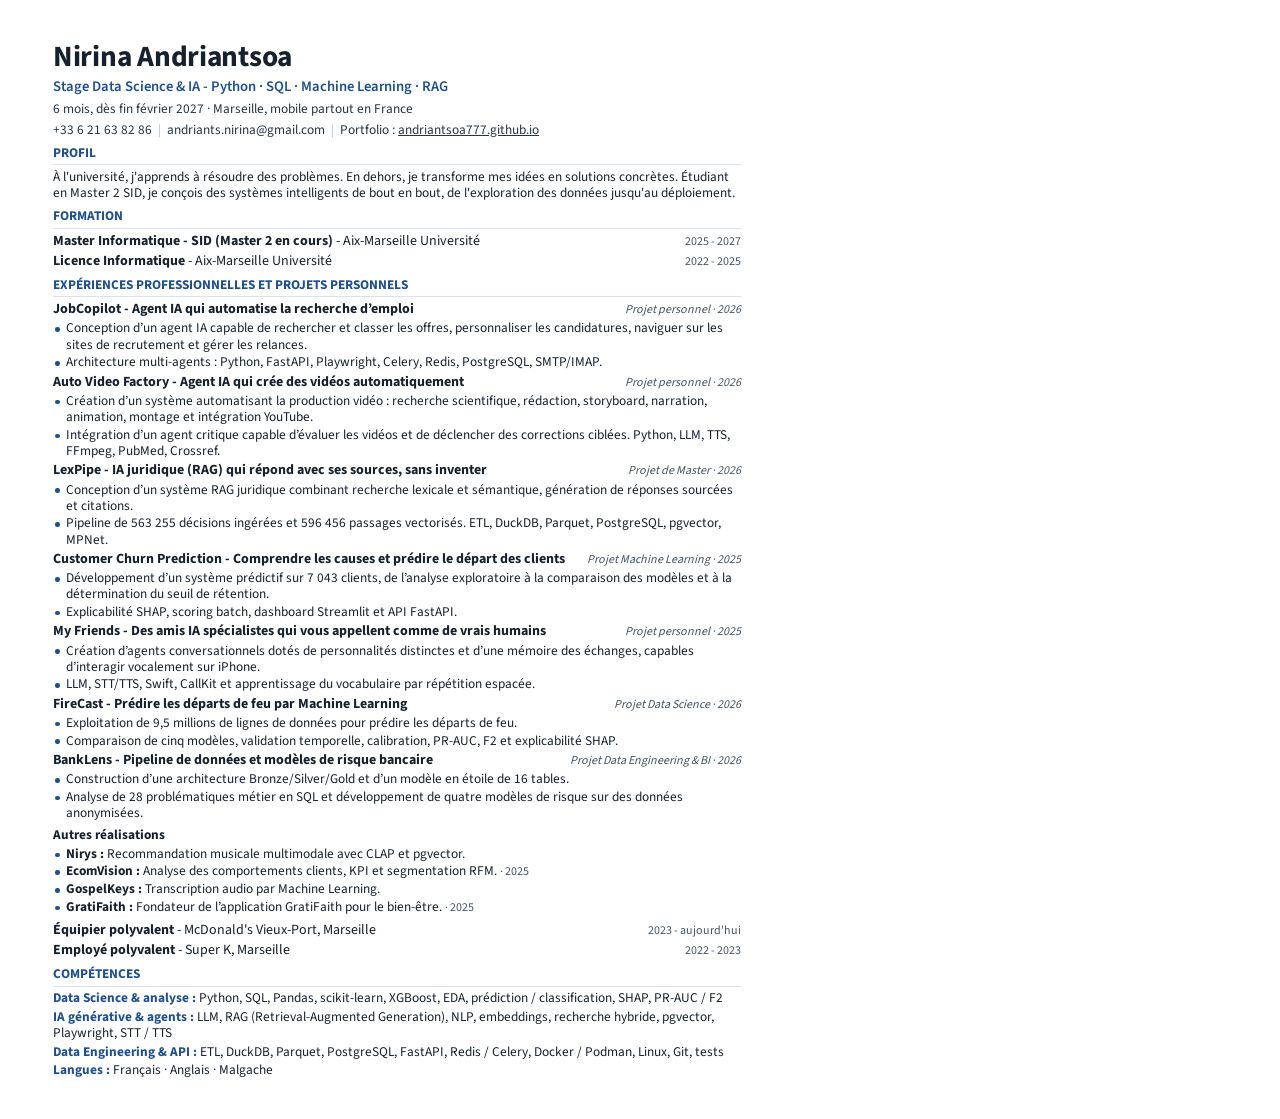
<file: cv.html>
<!doctype html>
<html lang="fr">
<head>
<meta charset="utf-8">
<meta name="viewport" content="width=device-width, initial-scale=1">
<title>CV - Nirina Andriantsoa - Stage Data Science / Data Engineering / IA</title>
<meta name="author" content="Nirina Andriantsoa">



<style>
  @font-face { font-family: Source; src: url('assets/fonts/source-sans-3-latin-400-normal.ttf'); font-weight: 400; }
  @font-face { font-family: Source; src: url('assets/fonts/source-sans-3-latin-600-normal.ttf'); font-weight: 600; }
  @font-face { font-family: Source; src: url('assets/fonts/source-sans-3-latin-700-normal.ttf'); font-weight: 700; }
  /* ATS : une colonne, vrai texte, titres standards, ni ligatures ni lettres espacées.
     Tazi : une page, une seule couleur (bleu = confiance), trois tailles de texte, du blanc, gras sur l'essentiel. */
  @page { size: A4; margin: 0; }
  :root { --ink:#16202e; --soft:#253442; --mute:#455463; --blue:#1d4f91; --line:#d9e2ee; }
  * { box-sizing: border-box; margin: 0; padding: 0; }
  body { font-family: Source, Arial, sans-serif; color: var(--ink); font-size: 10pt; line-height: 1.22; background: #fff;
         font-variant-ligatures: none; font-feature-settings: "liga" 0, "clig" 0, "calt" 0; -webkit-print-color-adjust: exact; print-color-adjust: exact; }
  .page { width: 210mm; min-height: 296mm; padding: 11mm 14mm 9mm; }
  h1 { font-size: 22pt; font-weight: 700; line-height: 1.05; letter-spacing: -0.2pt; }
  .title { margin-top: 1.6mm; font-size: 11pt; font-weight: 600; color: var(--blue); }
  .meta { margin-top: 1.2mm; color: var(--soft); }
  .meta span + span::before { content: "  |  "; color: #b8c4d4; white-space: pre; }
  .meta span { white-space: nowrap; }
  h2 { margin: 1.8mm 0 1mm; padding-bottom: 0.9mm; font-size: 10pt; font-weight: 700; color: var(--blue); text-transform: uppercase; border-bottom: 0.35mm solid var(--line); }
  .summary { color: var(--ink); }
  b { font-weight: 700; color: var(--ink); }
  .row { display: flex; justify-content: space-between; align-items: baseline; gap: 5mm; }
  .row h3 { font-size: 10.5pt; font-weight: 700; }
  .row h3 span { font-weight: 400; color: var(--ink); }
  .project-row h3 span { font-weight: 700; }
  .project-row .when { font-style: italic; }
  .other-heading { font-size: 10pt; margin-top: 1.6mm; }
  .employment { margin-top: 1.7mm; }
  .when { color: var(--mute); white-space: nowrap; font-size: 9pt; }
  .detail { color: var(--ink); margin-top: 0.4mm; }
  .block { margin-bottom: 0.8mm; break-inside: avoid; }
  .stack { color: var(--blue); font-size: 8.2pt; margin-top: 0.3mm; }
  ul { list-style: none; margin-top: 0.6mm; }
  li { position: relative; padding-left: 3.4mm; margin-top: 0.35mm; }
  li::before { content: ""; position: absolute; left: 0.6mm; top: 1.8mm; width: 1.2mm; height: 1.2mm; border-radius: 50%; background: var(--blue); }
  .skills p { margin-top: 0.6mm; }
  .skills p b { color: var(--blue); }
  .more { margin-top: 1mm; color: var(--ink); }
  @media screen and (max-width: 600px) {
    body { font-size: 16px; }
    .page { width: 100%; min-height: auto; padding: 24px 20px; }
    .row { display: block; }
    .row h3 { font-size: 1rem; }
    .project-row h3 span { font-weight: 700; }
  .project-row .when { font-style: italic; }
  .other-heading { font-size: 10pt; margin-top: 1.6mm; }
  .employment { margin-top: 1.7mm; }
  .when { white-space: normal; }
    .meta span { white-space: normal; }
    h2 { margin-top: 24px; }
    .block { margin-bottom: 16px; }
  }
</style>
</head>
<body>
<div class="page">
  <h1>Nirina Andriantsoa</h1>
  <p class="title">Stage Data Science &amp; IA - Python · SQL · Machine Learning · RAG</p>
  <p class="meta"><span>6 mois, dès fin février 2027 · Marseille, mobile partout en France</span></p>
  <p class="meta"><span>+33 6 21 63 82 86</span><span>andriants.nirina@gmail.com</span><span>Portfolio : <a href="https://andriantsoa777.github.io" style="color:inherit">andriantsoa777.github.io</a></span></p>

  <h2>Profil</h2>
  <p class="summary">À l&#39;université, j&#39;apprends à résoudre des problèmes. En dehors, je transforme mes idées en solutions concrètes. Étudiant en Master 2 SID, je conçois des systèmes intelligents de bout en bout, de l&#39;exploration des données jusqu&#39;au déploiement.</p>

  <h2>Formation</h2>
  
  <div class="block">
    <div class="row"><h3>Master Informatique - SID (Master 2 en cours) <span>- Aix-Marseille Université</span></h3><span class="when">2025 - 2027</span></div>
    
  </div>
  
  <div class="block">
    <div class="row"><h3>Licence Informatique <span>- Aix-Marseille Université</span></h3><span class="when">2022 - 2025</span></div>
    
  </div>
  

  <h2>Expériences professionnelles et projets personnels</h2>
  
  <div class="block">
    <div class="row project-row"><h3>JobCopilot <span>- Agent IA qui automatise la recherche d’emploi</span></h3><span class="when">Projet personnel · 2026</span></div>
    <ul class="project-bullets"><li>Conception d’un agent IA capable de rechercher et classer les offres, personnaliser les candidatures, naviguer sur les sites de recrutement et gérer les relances.</li><li>Architecture multi-agents : Python, FastAPI, Playwright, Celery, Redis, PostgreSQL, SMTP/IMAP.</li></ul>
  </div>
  
  <div class="block">
    <div class="row project-row"><h3>Auto Video Factory <span>- Agent IA qui crée des vidéos automatiquement</span></h3><span class="when">Projet personnel · 2026</span></div>
    <ul class="project-bullets"><li>Création d’un système automatisant la production vidéo : recherche scientifique, rédaction, storyboard, narration, animation, montage et intégration YouTube.</li><li>Intégration d’un agent critique capable d’évaluer les vidéos et de déclencher des corrections ciblées. Python, LLM, TTS, FFmpeg, PubMed, Crossref.</li></ul>
  </div>
  
  <div class="block">
    <div class="row project-row"><h3>LexPipe <span>- IA juridique (RAG) qui répond avec ses sources, sans inventer</span></h3><span class="when">Projet de Master · 2026</span></div>
    <ul class="project-bullets"><li>Conception d’un système RAG juridique combinant recherche lexicale et sémantique, génération de réponses sourcées et citations.</li><li>Pipeline de 563 255 décisions ingérées et 596 456 passages vectorisés. ETL, DuckDB, Parquet, PostgreSQL, pgvector, MPNet.</li></ul>
  </div>
  
  <div class="block">
    <div class="row project-row"><h3>Customer Churn Prediction <span>- Comprendre les causes et prédire le départ des clients</span></h3><span class="when">Projet Machine Learning · 2025</span></div>
    <ul class="project-bullets"><li>Développement d’un système prédictif sur 7 043 clients, de l’analyse exploratoire à la comparaison des modèles et à la détermination du seuil de rétention.</li><li>Explicabilité SHAP, scoring batch, dashboard Streamlit et API FastAPI.</li></ul>
  </div>
  
  <div class="block">
    <div class="row project-row"><h3>My Friends <span>- Des amis IA spécialistes qui vous appellent comme de vrais humains</span></h3><span class="when">Projet personnel · 2025</span></div>
    <ul class="project-bullets"><li>Création d’agents conversationnels dotés de personnalités distinctes et d’une mémoire des échanges, capables d’interagir vocalement sur iPhone.</li><li>LLM, STT/TTS, Swift, CallKit et apprentissage du vocabulaire par répétition espacée.</li></ul>
  </div>
  
  <div class="block">
    <div class="row project-row"><h3>FireCast <span>- Prédire les départs de feu par Machine Learning</span></h3><span class="when">Projet Data Science · 2026</span></div>
    <ul class="project-bullets"><li>Exploitation de 9,5 millions de lignes de données pour prédire les départs de feu.</li><li>Comparaison de cinq modèles, validation temporelle, calibration, PR-AUC, F2 et explicabilité SHAP.</li></ul>
  </div>
  
  <div class="block">
    <div class="row project-row"><h3>BankLens <span>- Pipeline de données et modèles de risque bancaire</span></h3><span class="when">Projet Data Engineering &amp; BI · 2026</span></div>
    <ul class="project-bullets"><li>Construction d’une architecture Bronze/Silver/Gold et d’un modèle en étoile de 16 tables.</li><li>Analyse de 28 problématiques métier en SQL et développement de quatre modèles de risque sur des données anonymisées.</li></ul>
  </div>
  
  <h3 class="other-heading">Autres réalisations</h3>
  <ul><li><b>Nirys :</b> Recommandation musicale multimodale avec CLAP et pgvector.</li><li><b>EcomVision :</b> Analyse des comportements clients, KPI et segmentation RFM. <span class="when">· 2025</span></li><li><b>GospelKeys :</b> Transcription audio par Machine Learning.</li><li><b>GratiFaith :</b> Fondateur de l’application GratiFaith pour le bien-être. <span class="when">· 2025</span></li></ul>
  <div class="employment"><div class="block"><div class="row"><h3>Équipier polyvalent <span>- McDonald&#39;s Vieux-Port, Marseille</span></h3><span class="when">2023 - aujourd&#39;hui</span></div></div><div class="block"><div class="row"><h3>Employé polyvalent <span>- Super K, Marseille</span></h3><span class="when">2022 - 2023</span></div></div></div>

  <h2>Compétences</h2>
  <div class="skills"><p><b>Data Science &amp; analyse :</b> Python, SQL, Pandas, scikit-learn, XGBoost, EDA, prédiction / classification, SHAP, PR-AUC / F2</p><p><b>IA générative &amp; agents :</b> LLM, RAG (Retrieval-Augmented Generation), NLP, embeddings, recherche hybride, pgvector, Playwright, STT / TTS</p><p><b>Data Engineering &amp; API :</b> ETL, DuckDB, Parquet, PostgreSQL, FastAPI, Redis / Celery, Docker / Podman, Linux, Git, tests</p><p><b>Langues :</b> Français · Anglais · Malgache</p></div>


</div>
</body>
</html>
</file>
<file: assets/site.css>
@font-face{font-family:Cinema;src:url('fonts/cormorant-garamond-latin.woff2') format('woff2');font-weight:300 700;font-display:swap}

@font-face{font-family:Source;src:url('fonts/source-sans-3-latin-400-normal.ttf') format('truetype');font-weight:400;font-display:swap}

@font-face{font-family:Source;src:url('fonts/source-sans-3-latin-600-normal.ttf') format('truetype');font-weight:600;font-display:swap}

@font-face{font-family:Editorial;src:url('fonts/source-serif-4-latin-700-normal.ttf') format('truetype');font-weight:700;font-display:swap}

:root{--paper:#fff4e3;--muted:#c6ccd0;--accent:#efc394;--serif:Cinema,Georgia,serif;--sans:Source,system-ui,sans-serif;scroll-padding-top:5rem;color-scheme:dark}

*{box-sizing:border-box}
body{margin:0;background:#071624;color:var(--paper);font:18px/1.6 var(--sans);overflow-x:hidden}
a{color:inherit;text-underline-offset:5px}
button{font:inherit}
button,a,summary{-webkit-tap-highlight-color:transparent}
a:focus-visible,button:focus-visible,summary:focus-visible{outline:2px solid var(--accent);outline-offset:6px}
::selection{background:#efc394;color:#10202a}
.skip{position:fixed;left:1rem;top:-6rem;z-index:100;background:var(--paper);color:#10202a;padding:.8rem}
.skip:focus{top:1rem}

.atmosphere{position:fixed;inset:0;z-index:-4;background:#071624 url('cinema/observatory.webp') 60% center/cover no-repeat}
#scene{position:fixed;inset:0;width:100%;height:100%;z-index:-3;pointer-events:none}
.cinema-shade{position:fixed;inset:0;pointer-events:none;z-index:-2;background:linear-gradient(90deg,#04132166 0%,#04132144 25%,transparent 65%),linear-gradient(0deg,#04132166,transparent 15%,transparent 85%,#04132133)}

.top{position:fixed;inset:0 0 auto;z-index:30;display:flex;justify-content:space-between;align-items:center;padding:1.7rem 5vw;background:linear-gradient(#061624b3,transparent);gap:1rem}
.signature{display:flex;gap:.35em;font-size:1.1rem;letter-spacing:.02em;text-decoration:none;font-weight:600}
.signature span{font-weight:400;opacity:.75}
.top nav{display:flex;align-items:center;gap:2rem}
.top nav a{font-size:1rem;text-decoration:none}
.cv-link{border:1px solid #fff4e355;padding:.45rem 1rem;border-radius:3px;background:#0a1b274d}
.cv-link span{margin-left:.6rem;font-size:.875rem;color:#d8c9b5}
.journey-rail{position:fixed;z-index:20;right:2.1rem;top:50%;transform:translateY(-50%)}
.journey-rail nav{display:flex;flex-direction:column;gap:1.3rem}
.journey-rail a{display:block;position:relative;width:18px;height:14px}
.journey-rail a::after{content:'';display:block;width:5px;height:5px;background:#e9e1d9aa;transform:rotate(45deg);position:absolute;left:6px;top:4px;transition:transform .3s,background .3s}
.journey-rail a[aria-current]::after{background:#ffd6a6;transform:rotate(45deg) scale(1.7)}
.journey-rail a span{position:absolute;right:32px;white-space:nowrap;font-size:.875rem;opacity:0;pointer-events:none;background:#0b202be8;padding:.15rem .6rem;border-radius:3px;transform:translateX(5px);transition:opacity .2s,transform .2s}
.journey-rail a:hover span,.journey-rail a:focus-visible span{opacity:1;transform:none}
.rail-line{position:absolute;left:8px;top:0;height:100%;width:1px;background:#fff2}
.rail-line i{display:block;height:100%;background:#f2cba4;transform:scaleY(var(--progress,0));transform-origin:top}
.scene-note{position:fixed;z-index:20;left:5vw;bottom:1.5rem;display:flex;gap:1rem;align-items:center;max-width:80%}
.scene-note span{font-size:.875rem;color:#e4d8c7}
.scene-note span+span{color:#b0bec6;border-left:1px solid #ffffff40;padding-left:1rem}
.motion{position:fixed;z-index:25;right:4rem;bottom:1.2rem;font-size:.875rem;letter-spacing:.01em;padding:.5rem .9rem;background:#0b202bc9;border:1px solid #fff3;color:var(--paper);border-radius:30px;cursor:pointer}
.motion:hover{background:#193745}

.chapter{position:relative;min-height:160svh;padding:0 7vw 25svh;--chapter-accent:var(--accent)}
.chapter.opening{min-height:170svh}
.chapter.arrival{min-height:150svh}
.chapter-copy{position:sticky;top:27svh;max-width:570px;padding:1rem 0 3rem}
.eyebrow{font-size:.875rem;font-weight:600;letter-spacing:.14em;text-transform:uppercase;color:var(--chapter-accent,var(--accent));margin:0 0 1.4rem}
h1,h2{font-family:var(--serif);font-weight:400;letter-spacing:-.025em;line-height:1.04;font-size:clamp(2.5rem,4.5vw,5.4rem);margin:0 0 1.5rem;text-wrap:balance}
h1{font-size:clamp(3.2rem,6.2vw,6.8rem)}
.story-text{max-width:450px;font-size:clamp(1rem,1.25vw,1.16rem);line-height:1.75;color:#eee9e0;margin-bottom:1.5rem;text-shadow:0 2px 18px #03101c}
.aside{font-size:.95rem;color:#bbc7cb;max-width:440px;margin:0 0 1.6rem}
.proof-link{font-size:1rem;text-decoration:none;display:inline-block;border-bottom:1px solid #f1cfaa77;padding-bottom:3px}
.proof-link:hover{color:var(--chapter-accent)}
.begin{display:flex;flex-direction:column;gap:1rem;align-items:flex-start;text-decoration:none;font-size:.9rem;margin-top:2rem;color:#efc394}
.begin i{display:block;height:48px;width:1px;background:linear-gradient(#efc394,transparent);transform-origin:top;animation:invitation 2.5s ease-in-out infinite}
@keyframes invitation{50%{transform:scaleY(.6);opacity:.5}
}

.contact-actions{display:flex;gap:1.5rem;flex-wrap:wrap;align-items:center;margin:2rem 0 1rem}
.button{padding:.8rem 1.4rem;background:#f5d5ad;color:#172a33;border:1px solid #f5d5ad;border-radius:3px;font-weight:600;text-decoration:none;font-size:1rem;box-shadow:0 6px 30px #e3ad6c20}
.button:hover{background:#ffe8cd}
.plain-link{font-size:1rem}
.email{font-size:1rem;color:#eddbbe}
.arrival .chapter-copy{max-width:650px}
.arrival h2{font-size:clamp(2.5rem,4.3vw,5rem)}

footer{padding:4rem 7vw 7rem;background:#061522d9;border-top:1px solid #fff2;font-size:1rem;position:relative}
footer>span{font-family:var(--serif);font-size:1.5rem;display:block;margin-bottom:1.5rem}
footer>div{display:flex;gap:1.5rem;flex-wrap:wrap}
footer small{display:block;color:#b5c1c6;font-size:.875rem;max-width:700px;margin-top:2rem}
.dossier{margin:0;padding:3rem 7vw 6rem;background:#0c202d}
.dossier>summary{font-size:1.3rem;cursor:pointer}
.dossier-content{max-width:850px;margin:auto}
.dossier-content>h2{font-size:clamp(2rem,4vw,3.5rem)}
.dossier-content article{padding:3rem 0;border-top:1px solid #ffffff30;scroll-margin-top:2rem}
.dossier-content article:first-of-type{margin-top:3rem}
.dossier-content h3{font-family:var(--serif);font-size:2rem;line-height:1.2;margin:0 0 1rem}
.dossier-content p,.dossier-content li{font-size:1rem;line-height:1.7}
.dossier-content li{margin-bottom:.8rem}
.dossier-content .eyebrow{font-size:.875rem}
.status,.stack{color:#b9c6cb;font-size:.9rem!important}
.limit{padding-left:1rem;border-left:2px solid #e6be94;color:#d3d7d5}
.ui-ready .dossier{display:none}
dialog{width:min(1000px,95vw);height:90svh;max-height:90svh;border:1px solid #d5c3ab66;border-radius:8px;padding:0;background:#0b202d;color:var(--paper);box-shadow:0 30px 100px #0008}
dialog::backdrop{background:#020c16d9;backdrop-filter:blur(12px)}
.dialog-top{display:flex;align-items:center;justify-content:space-between;padding:1.1rem 2rem;border-bottom:1px solid #fff2;background:#102635}
.dialog-top>span{font-size:1rem}
.dialog-close{font:inherit;font-size:1rem;border:1px solid #fff4;background:none;color:var(--paper);padding:.3rem .8rem;border-radius:3px;cursor:pointer}
.dossier-scroll{overflow-y:auto;height:calc(100% - 78px);padding:3rem clamp(1.5rem,5vw,4rem)}

@media(min-width:1600px){.chapter-copy{max-width:650px}
.story-text{max-width:500px}
}

@media(max-width:1000px){.chapter-copy{max-width:470px}
.chapter{padding-left:6vw}
h1,h2{font-size:clamp(2.8rem,5vw,4.5rem)}
.story-text{max-width:390px}
.signature span{display:none}
.journey-rail{right:1rem}
}

@media(max-width:650px){body{font-size:16px}
.top{padding:1.2rem 6vw}
.top nav{gap:1.1rem}
.top nav a{font-size:.95rem}
.signature{font-size:1rem}
.cv-link{padding:.4rem .7rem}
.cv-link span{font-size:.875rem;margin-left:.3rem}
.chapter{min-height:175svh;padding:0 7vw 50svh}
.chapter.opening{min-height:185svh}
.chapter.arrival{min-height:170svh}
.chapter-copy{top:17svh;max-width:100%;padding-bottom:2rem}
h1,h2,.arrival h2{font-size:clamp(2.3rem,8.8vw,3.8rem);max-width:95%;margin-bottom:1.1rem}
.story-text{font-size:1rem;max-width:96%;line-height:1.6;margin-bottom:1rem}
.eyebrow{font-size:.875rem;line-height:1.6;letter-spacing:.09em;max-width:95%;margin-bottom:1rem}
.aside{font-size:.875rem;max-width:95%;margin-bottom:1rem}
.proof-link{font-size:.95rem}
.cinema-shade{background:linear-gradient(180deg,#041321c7,#041321b3 25%,#04132155 55%,transparent 75%,#04132188)}
.scene-note{left:6vw;bottom:1rem;max-width:55%}
.scene-note span{font-size:.875rem}
.scene-note span+span{display:none}
.motion{font-size:.875rem;right:1rem;bottom:.8rem;padding:.45rem .7rem}
.journey-rail{display:none}
.begin{margin-top:1.5rem;font-size:.875rem}
.begin i{height:32px}
footer{padding:3rem 7vw 6rem}
.contact-actions{gap:1rem;margin-top:1.5rem}
.button{padding:.7rem 1rem}
.dossier-scroll{padding:2rem 1.2rem}
.dialog-top{padding:1rem 1.2rem}
.dossier-content>h2{font-size:2.1rem}
}

@media(prefers-reduced-motion:reduce){*,*::before,*::after{animation:none!important;transition:none!important;scroll-behavior:auto!important}
}

@media print{#scene,.atmosphere,.cinema-shade,.journey-rail,.scene-note,.motion,.top{display:none}
body{color:#172a33;background:white}
.chapter{min-height:0;padding:1rem}
.chapter-copy{position:static;max-width:100%}
.story-text,.aside,.eyebrow{color:#172a33}
.dossier{display:block!important}
footer{background:white}
}


.no-webgl .chapter{background-image:linear-gradient(90deg,#03111bcc,transparent),var(--shot);background-size:cover;background-position:70% center;background-attachment:fixed}

/* Prologue : décor photographique, ordinateur géométrique, puis vrai CV. */
.portal-entry{height:280svh;position:relative;isolation:isolate}
.portal-environment{position:absolute;inset:0;background:#091a29 url('cinema/observatory.webp') center/cover;z-index:0}
.portal-render{position:fixed;inset:0;width:100%;height:100%;z-index:2;pointer-events:none}
.portal-toolbar{position:absolute;top:1.7rem;left:5vw;right:5vw;display:flex;align-items:center;gap:2rem;z-index:5;font-size:1rem}
.portal-toolbar span{margin-right:auto}
.portal-toolbar a{text-decoration:none}
.portal-copy{position:absolute;top:23svh;left:7vw;width:32vw;max-width:500px;z-index:4;text-shadow:0 2px 20px #001327}
.portal-copy h1{font-size:clamp(3rem,4.6vw,5.4rem)}
.portal-copy .story-text{font-size:1rem;max-width:370px}
.portal-copy .aside{font-size:.95rem}
.portal-pause{position:absolute;right:5vw;top:calc(100svh - 4rem);z-index:5;border:1px solid #fff5;border-radius:30px;background:#122c3bd9;color:var(--paper);padding:.45rem .85rem;font-size:.875rem;cursor:pointer}
.portal-static-monitor{position:absolute;top:26svh;right:12vw;width:40vw;aspect-ratio:16/10;background:#142333;border:12px solid #27343e;box-shadow:0 25px 70px #0008;border-radius:12px;text-align:center;overflow:hidden;z-index:1}
.portal-static-monitor img{height:95%;margin-top:1%;width:auto}
.portal-ready .portal-static-monitor{display:none}
.portal-on .top,.portal-on .journey-rail,.portal-on .scene-note,.portal-on .motion{opacity:0;visibility:hidden;pointer-events:none}
.desktop{position:relative;z-index:3;margin-top:-100svh;min-height:100svh;background:radial-gradient(ellipse at 75% 20%,#35515b,#132b3a 60%,#102334);padding:0 5vw 3rem;scroll-margin-top:0}
.desktop-bar{display:flex;justify-content:space-between;align-items:center;padding:1.1rem 0 2rem;font-size:.875rem;color:#d0d8d9}
.desktop-content{display:grid;grid-template-columns:minmax(0,.85fr) minmax(0,1fr);align-items:start;gap:5vw;max-width:1250px;margin:0 auto}
.cv-window{border:1px solid #c5d1d14d;box-shadow:0 20px 70px #0005;border-radius:7px;overflow:hidden;background:#fff;color:#172a35}
.window-bar{display:flex;justify-content:space-between;gap:1rem;align-items:center;font-size:.875rem;padding:.75rem 1rem;background:#e6e9e9}
.cv-window img{display:block;width:100%;height:auto}
.desktop-projects{padding:1rem 0}
.desktop-projects h2{font-size:clamp(2.3rem,3.5vw,3.5rem)}
.desktop-projects>p:not(.eyebrow){font-size:1rem}
.desktop-files{margin:1.5rem 0 2rem}
.desktop-file{font-family:var(--sans);text-decoration:none;display:flex;align-items:center;width:100%;gap:1rem;padding:.65rem 0;color:var(--paper);border:0;border-bottom:1px solid #d8e6e51c;background:none;text-align:left;cursor:pointer}
.desktop-file:hover{background:#e8c99a0b}
.desktop-file strong{display:block;font-size:1rem;font-weight:600}
.desktop-file small{display:block;font-size:.875rem;color:#b7c7cc}
.file-mark{width:30px;height:24px;border:1px solid #bd9c73;border-radius:3px;background:linear-gradient(135deg,#c1a37b40,#35536455);position:relative;flex-shrink:0}
.file-mark::before{content:'';position:absolute;top:-5px;left:-1px;width:15px;height:5px;border:1px solid #bd9c73;border-bottom:0;border-radius:3px 3px 0 0}
.file-action{margin-left:auto;font-size:.875rem;color:#dfc5a3}
.desktop-disclosure{font-size:.875rem!important;color:#afc1c8;max-width:550px;margin-top:1.5rem}
.experience-link{display:inline-block;margin-right:1.5rem;border:1px solid #f1cfaa66;background:#092230a6;border-radius:3px;color:var(--paper);padding:.5rem .8rem;font-size:1rem;cursor:pointer;margin-bottom:1rem}
.experience-link:hover{background:#1e3c4b}
@media(max-width:650px){
 .portal-entry{height:260svh}
 .portal-copy{top:75svh;left:7vw;width:86vw;max-width:100%;padding:1rem 0;background:linear-gradient(90deg,#051521d9,#05152166,transparent)}
 .portal-copy h1{font-size:2.7rem;line-height:1}
 .portal-copy .story-text{max-width:96%;font-size:1rem}
 .portal-copy .aside{font-size:.875rem}
 .portal-copy .eyebrow{margin-bottom:.65rem}
 .portal-copy .begin{margin-top:.7rem}
 .portal-copy .begin i{height:20px}
 .portal-toolbar{left:6vw;right:6vw;gap:1rem;top:1rem;font-size:.875rem}
 .portal-toolbar span{display:none}
 .portal-toolbar a:last-child{margin-left:auto}
 .portal-pause{top:calc(100svh - 3.5rem);font-size:.875rem}
 .portal-static-monitor{top:60svh;width:76vw;right:12vw;border-width:7px}
 .desktop{padding:0 6vw 3rem}
 .desktop-content{grid-template-columns:1fr;gap:2rem}
 .cv-window{max-width:450px;margin:auto}
 .desktop-projects{padding:0}
 .desktop-bar{padding:1rem 0 1.5rem}
 .window-bar{font-size:.875rem;padding:.6rem .7rem}
 .experience-link{font-size:.95rem;margin-right:.8rem}
}
@media print{.portal-entry,.desktop{display:none}}

[hidden]{display:none!important}

.desktop-on .top,.desktop-on .journey-rail,.desktop-on .scene-note,.desktop-on .motion{opacity:0;visibility:hidden;pointer-events:none}

/* Les dossiers : entrer dans une explication, pas dans une application fictive. */
body.experience-open{overflow:hidden}
dialog.project-window{width:100vw;max-width:100vw;height:100svh;max-height:100svh;margin:0;border:0;border-radius:0;background:#071924;color:var(--paper);padding:0;overflow:auto;overscroll-behavior:contain;scroll-behavior:smooth;animation:project-enter .65s cubic-bezier(.2,.7,.2,1)}
@keyframes project-enter{from{opacity:0;transform:perspective(1200px) translateZ(-90px) scale(.96)}to{opacity:1;transform:none}}
.experience-background{position:fixed;inset:-4%;background:linear-gradient(90deg,#04131be8 0%,#04131bc7 48%,#04131b33),var(--experience-photo) center/cover;pointer-events:none;z-index:-1;transform:scale(calc(1.02 + var(--project-travel,0)*.09));will-change:transform}
.experience-top{position:sticky;top:0;z-index:5;display:flex;align-items:center;justify-content:space-between;gap:1rem;padding:1rem 5vw;background:linear-gradient(#071924f5,#071924b3);backdrop-filter:blur(12px);border-bottom:1px solid #ffffff18}
.project-index-button{background:none;color:var(--paper);font:inherit;font-size:1rem;border:0;padding:.35rem 0;cursor:pointer;text-decoration:underline;text-underline-offset:5px}
.experience-top .dialog-close{margin-left:auto}
.project-sheet{padding:0!important;border:0!important;max-width:none!important}
.project-hero{min-height:67svh;padding:11svh 8vw 9svh;display:flex;flex-direction:column;justify-content:center;align-items:flex-start;max-width:1250px;margin:auto}
.project-name{font-size:1.2rem;color:#f2dab9;margin:0 0 1.2rem}
.project-hero .project-title{font-size:clamp(2.5rem,5vw,5rem);max-width:800px;margin:0 0 1.5rem;line-height:1.06}
.project-status{color:#c1ced2;font-size:1rem}
.project-read{font-size:1rem;margin-top:1.7rem;text-decoration:none;border-bottom:1px solid #f4cf9d80;padding-bottom:.3rem}
.project-reading{background:linear-gradient(#071924c9,#071924f5 16%);padding:3rem max(8vw,calc((100vw - 1000px)/2)) 5rem}
.project-reading>section{padding:2.6rem 0;border-top:1px solid #ffffff25;max-width:1000px;margin:0 auto}
.project-reading h3{font-family:var(--serif);font-size:clamp(2rem,3vw,3rem);font-weight:400;line-height:1.15;margin:0 0 1.4rem}
.project-reading p,.project-reading li{font-size:1.0625rem;line-height:1.8;max-width:780px}
.project-built{padding-left:1.2rem}
.project-built li{padding-left:.5rem;margin-bottom:1.2rem}
.project-pipeline{list-style:none;padding:0 0 0 1.6rem;margin:2rem 0;border-left:1px solid #b6976e70}
.project-pipeline li{position:relative;padding:.6rem 0 .9rem 1rem;color:#ecdbc1}
.project-pipeline li::before{content:'';position:absolute;left:-1.92rem;top:1.2rem;width:.6rem;height:.6rem;background:#d8b582;transform:rotate(45deg)}
.project-facts ul{list-style:none;display:flex;gap:1rem 2.5rem;flex-wrap:wrap;padding:0;margin:1.5rem 0}
.project-facts li{font-family:var(--serif);font-size:1.7rem;color:#f3d8b4}
.project-stack{font-size:1rem!important;color:#b2c5d1}
.project-scope p{color:#c4d0d4}
.project-scope .limit{font-size:1rem}
.project-return{display:flex;flex-wrap:wrap;gap:1.5rem 2rem;margin:2rem auto 0;max-width:1000px}
.project-film video{width:100%;height:auto;display:block;aspect-ratio:16/9;background:#030a13;border:1px solid #cad9dc33;box-shadow:0 20px 70px #0004}
.project-film .film-caption,.project-film .film-sources{font-size:.875rem;line-height:1.7;color:#bfccd2}
.film-transcript{font-size:1rem;margin:1.5rem 0;max-width:800px}
.film-transcript summary{cursor:pointer;color:#edcfaa}
.film-transcript p{font-size:1rem}
.project-index{max-width:850px;margin:auto;padding:8svh 7vw 5rem}
.project-index h2{font-size:clamp(2.5rem,5vw,4rem)}
.project-index>p:not(.eyebrow){font-size:1rem;color:#cfdbdd}
.project-index nav{margin-top:3rem}
.factory-invitation{max-width:520px;margin-top:2.6rem;border-top:1px solid #f1cfaa40;padding-top:1.5rem}
.factory-invitation .eyebrow{font-size:.875rem;letter-spacing:.08em;line-height:1.7;margin-bottom:.65rem}
.factory-invitation>a{display:block;text-decoration:none}
.factory-invitation span{display:block;font:400 2rem var(--serif);color:#f1d1a6}
.factory-invitation small{display:block;font-size:.95rem;color:#c4d0d3;line-height:1.6;margin-top:.4rem}
@media(max-width:650px){.project-hero{padding:8svh 7vw 7svh;min-height:65svh}.project-hero .project-title{font-size:2.6rem}.project-reading{padding:1.5rem 7vw 4rem}.project-reading p,.project-reading li{font-size:1rem}.project-reading>section{padding:2rem 0}.experience-top{padding:1rem 6vw}.experience-background{background-image:linear-gradient(#04131b99,#04131be8),var(--experience-photo);background-position:65% center}.project-facts li{font-size:1.5rem}.factory-invitation{margin-top:2rem}.project-index{padding:6svh 7vw 4rem}}
@media(prefers-reduced-motion:reduce){.experience-background{transform:none;will-change:auto}}

.project-reading{scroll-margin-top:6rem}

.project-more{margin-top:2.5rem;font-size:1rem;color:#c5d2d7}.project-more summary{cursor:pointer;color:#ecd0a9}.project-more p{line-height:1.7}

/* Le même écran traverse le récit ; aucun changement de ville ou de pièce. */
.narrative-monitor{border:clamp(7px,1vw,14px) solid #283943;border-bottom-width:22px;border-radius:22px;background:#0b2432;box-shadow:0 0 0 1px #b1b5a76b,0 35px 100px #00101ac9;overflow:clip;isolation:isolate}
.monitor-bar{display:flex;justify-content:space-between;gap:1rem;padding:1rem 1.5rem;background:#263e4be8;color:#e2d0b5;font-size:.875rem;border-bottom:1px solid #cad7d71c}
.monitor-bar a{text-decoration:none;color:#d4dfe1}
.monitor-chin{height:10px;background:linear-gradient(90deg,transparent,#bca58277,transparent)}
.chapter.arrival{padding:12svh 6vw 30svh;min-height:135svh;background:none}
.contact-monitor{max-width:1180px;margin:auto;position:sticky;top:12svh;text-align:center}
.contact-monitor .chapter-copy{position:relative;top:auto;padding:clamp(2rem,6vw,5rem);max-width:900px;margin:auto}
.contact-monitor .story-text,.contact-monitor .aside{max-width:650px;margin-left:auto;margin-right:auto}
.contact-monitor .contact-actions{justify-content:center}
@media(max-width:799px),(max-height:719px){.chapter.arrival{padding:5svh 4vw 20svh;min-height:0}.contact-monitor{position:relative;top:auto}.monitor-bar{padding:.8rem 1rem;font-size:.875rem}.monitor-bar span{max-width:70%}}
@media(prefers-reduced-motion:reduce){.contact-monitor{position:relative;top:auto}}

/* Un dossier de conception ouvert sur le bureau, pas une nouvelle landing page. */
dialog.project-window{background:#081d2b;animation:room-arrival .45s ease-out}
@keyframes room-arrival{from{opacity:0}to{opacity:1}}
.experience-background{background:linear-gradient(#03131d44,#041a28c7),var(--experience-photo) center/cover}
.experience-top{z-index:30;background:#071b29d9;gap:1.5rem}
.project-path{font-size:.875rem;letter-spacing:.02em;color:#c3d0d5;margin-right:auto}
.project-window-content{position:relative;z-index:2;transform-origin:50% 70%;transform:perspective(1600px) translate3d(0,calc(var(--launch-lift,0) * -105svh),0) rotateX(calc(var(--launch-lift,0) * -7deg)) scale(var(--launch-scale,1));opacity:var(--launch-opacity,1)}
.launch-armed .project-window-content{will-change:transform,opacity}
.project-sheet{position:relative;max-width:1160px!important;margin:6svh auto 0!important;padding:0!important;background:linear-gradient(140deg,#183647ed,#091e2af5 55%);border:1px solid #d6c5a74d!important;border-bottom:0!important;border-radius:12px 12px 0 0;box-shadow:0 30px 120px #00101a80;overflow:clip;animation:dossier-unfold .8s cubic-bezier(.18,.7,.2,1)}
@keyframes dossier-unfold{from{opacity:0;transform:perspective(1600px) translateY(45px) rotateX(5deg) scale(.97)}to{opacity:1;transform:none}}
.project-cover{display:flex;align-items:center;gap:1rem;padding:1.1rem 2.2rem;border-bottom:1px solid #d2c8b52d;background:#d9dfd00a;color:#d0dadc;font-size:.875rem}
.project-cover>span:last-child{margin-left:auto;color:#9cb2bf;text-align:right}
.project-cover .file-mark{transform:scale(.65);transform-origin:left center;width:23px;margin-right:-.6rem}
.project-hero{display:grid;grid-template-columns:minmax(0,1.5fr) minmax(220px,.75fr);gap:3rem;min-height:0;padding:4.5rem 4.8rem 3.5rem;align-items:center}
.project-hero .project-title{font-size:clamp(2.5rem,4vw,4.3rem);line-height:1.08;max-width:730px}
.project-name{font-size:1rem;letter-spacing:.04em;color:#d4b58b}
.project-role{font-size:1rem;line-height:1.75;color:#c2d0d6;max-width:630px}
.project-cover-image{min-height:360px;background-size:cover;background-position:center;border:1px solid #d3c2a42b;border-radius:5px;display:flex;align-items:center}
.project-architecture-preview{padding:2rem 1.6rem;width:100%}
.project-architecture-preview>p{font-size:.875rem;letter-spacing:.08em;text-transform:uppercase;color:#c8af8b;margin:0 0 1.5rem}
.project-architecture-preview ol{list-style:none;border-left:1px solid #b79b714d;padding:0 0 0 1rem;margin:0}
.project-architecture-preview li{font-size:1rem;line-height:1.5;padding:.7rem 0;color:#dae1df}
.case-navigation{display:flex;flex-wrap:wrap;gap:.65rem 1.3rem;margin-top:2rem}
.case-navigation a{font-size:.875rem;text-decoration:none;border-bottom:1px solid #d6b07e80;padding-bottom:.25rem;color:#e2caa9}
.project-reading{background:none;padding:0 4.8rem}
.project-reading>section{padding:3rem 0;scroll-margin-top:6rem}
.project-reading h3{font-size:clamp(2rem,3vw,3rem);line-height:1.15}
.project-reading h4{font-size:1.05rem;font-weight:600;color:#ead2b0;line-height:1.5;margin:0 0 .75rem}
.project-reading p,.project-reading li{max-width:850px}
.technical-stages{border-left:1px solid #bca17866;padding-left:1.6rem;margin:2rem 0}
.technical-stage{padding:0 0 1.1rem;margin-bottom:1rem;border-bottom:1px solid #bcd1d31c}
.technical-stage summary{list-style:none;cursor:pointer;position:relative;padding:.35rem 2.3rem .7rem 0}
.technical-stage summary::-webkit-details-marker{display:none}
.technical-stage summary::after{content:'+';position:absolute;right:0;top:.3rem;font-size:1.4rem;color:#d3b68f}
.technical-stage[open] summary::after{content:'-'}
.technical-stage summary>span{display:block;font-family:var(--serif);font-size:1.8rem;line-height:1.2;color:#f0dfc5}
.technical-stage summary>small{display:block;font-size:.95rem;color:#a8bfcc;margin-top:.4rem;line-height:1.6}
.technical-stage dl{display:grid;grid-template-columns:120px 1fr;gap:.8rem 1.4rem;padding:1.4rem 0 .7rem;margin:0}
.technical-stage dt{font-size:.875rem;color:#d1b58b;line-height:1.8}
.technical-stage dd{font-size:1rem;line-height:1.8;margin:0;color:#d1dce0}
.technical-stage dd:last-child{color:#e5d5bb}
.engineering-choice{border-left:2px solid #c6a16b;padding:1rem 0 1rem 1.5rem;margin-top:2rem;background:linear-gradient(90deg,#c9a67509,transparent)}
.engineering-choice p{margin-bottom:0}
.result-signals{display:flex;list-style:none;flex-wrap:wrap;gap:1rem 2rem;padding:0;margin:2rem 0}
.result-signals li{font:400 1.6rem/1.3 var(--serif);color:#efd7b4}
.case-evidence{font-size:.95rem!important;color:#a7bdc9}
.case-evaluation{padding:1.5rem 0 0;border-top:1px solid #bcd0d42d;margin:1.5rem 0}
.case-evaluation p{font-size:1rem;color:#bdcdd5}
.project-index{background:#0c2533ed;border:1px solid #c9b79644;border-radius:8px;box-shadow:0 30px 100px #00101a55;margin:6svh auto;max-width:900px;padding:3.5rem clamp(1.5rem,5vw,4rem)}
/* La page se plie : la transition n’a pas de commentaire visible. */
.launch-deck{position:relative;min-height:0;border:0!important;padding:2rem 0!important}
.launch-deck[data-launch-ready]{height:160svh;padding:0!important}
.launch-actions{display:flex;justify-content:center;gap:2rem;position:relative;padding:2rem 0}
.launch-deck[data-launch-ready] .launch-actions{position:absolute;bottom:2rem;left:0;right:0}
.launch-layer{position:fixed;inset:0;z-index:12;pointer-events:none}
.launch-layer canvas{width:100%;height:100%;display:block}
.project-window-content{transform:perspective(1600px) translateY(calc(var(--launch-lift,0) * -8svh)) rotateX(calc(var(--launch-lift,0) * 14deg)) scale(var(--launch-scale,1));transform-origin:50% 85%}
.project-hero{display:block;text-align:center;max-width:900px;margin:auto;padding:5rem 4rem 3rem}
.project-hero .project-title{margin-left:auto;margin-right:auto;max-width:820px}
.project-role{margin-left:auto;margin-right:auto}
.case-navigation{justify-content:center}
.project-cover-image{min-height:0;background:none;border:0;margin:2.5rem auto 0;max-width:700px}
.project-architecture-preview{padding:1rem 0}
.project-architecture-preview>p{display:none}
.project-architecture-preview ol{display:flex;justify-content:center;flex-wrap:wrap;gap:.6rem 1.2rem;padding:0;border:0}
.project-architecture-preview li{font-size:.875rem;padding:.25rem 0;color:#c7b28f}
.project-reading{max-width:900px;margin:auto;padding:0 3rem}
.project-sheet{background:linear-gradient(160deg,#142f3ff5,#0b2532fa 60%)}
.project-window-content .project-sheet{max-width:1100px!important}
.project-film video{width:auto;max-width:100%;max-height:76svh;aspect-ratio:9/16;display:block;margin:2rem auto;background:#030a13}
.project-film h3,.project-film>.eyebrow,.project-film>.film-caption{text-align:center;margin-left:auto;margin-right:auto}
.motion-paused .project-sheet,.motion-paused dialog.project-window{animation:none}
@media(max-width:700px){
 .project-path{display:none}.experience-top{gap:1rem;padding:.8rem 5vw}
 .project-sheet{margin:2svh 3vw 0!important;border-radius:8px 8px 0 0}
 .project-cover{padding:1rem;font-size:.875rem}.project-cover>span:last-child{display:none}
 .project-hero{padding:3rem 1.4rem 2rem}.project-hero .project-title{font-size:2.6rem}
 .project-reading{padding:0 1.4rem}.project-reading>section{padding:2rem 0}
 .technical-stages{padding-left:1rem}.technical-stage summary>span{font-size:1.6rem}
 .technical-stage dl{grid-template-columns:1fr;gap:.2rem;padding-top:1rem}.technical-stage dt{margin-top:.75rem}
 .technical-stage dd{font-size:1rem}.result-signals li{font-size:1.4rem}
 .engineering-choice{padding-left:1rem}.project-index{margin:3svh 4vw;padding:2rem 1.4rem}
 .project-film video{max-height:70svh}
}
@media(prefers-reduced-motion:reduce){
 .launch-deck[data-launch-ready]{height:auto;padding:2rem 0!important}
 .launch-deck[data-launch-ready] .launch-actions{position:relative;inset:auto}
 .project-window-content{transform:none!important;opacity:1!important}
}
/* Le dossier est la feuille qui s’envolera : même papier, même encre. */
.project-sheet{--paper:#203d4a;--accent:#83552d;--chapter-accent:#83552d;background:linear-gradient(130deg,#f6f0e5,#ebe6da);color:#203d4a;border-color:#fff7e3b3!important}
.project-cover{background:#16364608;border-bottom-color:#27465126;color:#3f5966}
.project-cover>span:last-child{color:#506c78}
.project-name,.project-reading h4{color:#865b31}
.project-role,.project-stack,.project-architecture-preview li{color:#506874}
.project-reading>section,.technical-stage{border-color:#29495626}
.case-navigation a{color:#644628;border-color:#966c3d66}
.project-hero .project-title,.project-reading h3,.technical-stage summary>span{color:#173c4e}
.technical-stage summary>small,.technical-stage dd,.case-evidence{color:#49616d}
.technical-stage dt,.technical-stage summary::after,.result-signals li{color:#80542b}
.technical-stage dd:last-child{color:#344d59}
.technical-stages{border-color:#95724766}
.engineering-choice{border-color:#a17b4b;background:linear-gradient(90deg,#a17b4b0c,transparent)}
.project-sheet .proof-link{border-color:#86613a99}
.project-sheet a:hover{color:#83552d}
.project-film .film-caption,.project-film .film-credits{color:#4d6571;font-size:.95rem}
.film-credits{margin-top:1.5rem}.film-credits summary{cursor:pointer}
.project-sheet .file-mark{background:#bda47629;border-color:#967247}
.project-sheet .file-mark::before{border-color:#967247}
@media(prefers-reduced-motion:reduce){.project-sheet{animation:none}}
/* Une entrée optique, dirigée par le défilement, sans animation de fond autonome. */
.portal-render{filter:contrast(calc(1 + var(--portal-focus,0) * .025))}
.portal-copy{will-change:opacity,transform}
.portal-entry .begin i{animation:none;transform:none}
.media-notices{font-size:.875rem;color:#b5c1c6;max-width:850px;margin-top:1.5rem}
.media-notices summary{cursor:pointer;display:list-item}
.media-notices p{line-height:1.7}
.contact-actions{justify-content:center}
@media(prefers-reduced-motion:reduce){.portal-copy{will-change:auto;transform:none!important}}
/* Raccord plein écran : le bureau ne remonte plus sous le moniteur. */
.portal-ready .desktop{opacity:var(--desktop-reveal,0);transform:translate3d(0,var(--desktop-offset,0px),0);transform-origin:50% 0;will-change:opacity,transform}
.portal-ready .desktop[inert]{pointer-events:none}
.portal-failed .desktop{opacity:1;transform:none;will-change:auto}
@media(prefers-reduced-motion:reduce){.portal-ready .desktop{transform:none;will-change:auto}}
/* Arrivée du bureau après la dissolution de l'écran : le CV, puis le titre, puis chaque dossier. */
.portal-ready .desktop .cv-window,.portal-ready .desktop-projects>.eyebrow,.portal-ready .desktop-projects>h2,.portal-ready .desktop-projects>p,.portal-ready .desktop-file{transition:opacity .8s cubic-bezier(.2,.7,.2,1),transform 1s cubic-bezier(.16,.84,.24,1),filter .8s ease;transition-delay:calc(var(--i,0)*65ms + 60ms)}
.portal-ready .desktop .cv-window{--i:0}.portal-ready .desktop-projects>.eyebrow{--i:1}.portal-ready .desktop-projects>h2{--i:1}.portal-ready .desktop-projects>p{--i:2}
.portal-ready .desktop:not(.arrived) .cv-window{opacity:0;transform:perspective(900px) translate3d(-30px,30px,-140px) rotateY(14deg);filter:blur(6px)}
.portal-ready .desktop:not(.arrived) :is(.desktop-projects>.eyebrow,.desktop-projects>h2,.desktop-projects>p,.desktop-file){opacity:0;transform:translate3d(0,22px,0);filter:blur(4px);transition-delay:0s;transition-duration:.25s}
.portal-ready .desktop-file .file-mark{transition:box-shadow 1.2s ease;transition-delay:calc(var(--i,0)*65ms + 400ms)}
.portal-ready .desktop.arrived .desktop-file .file-mark{box-shadow:0 0 0 #e8c99a00}
.portal-ready .desktop:not(.arrived) .desktop-file .file-mark{box-shadow:0 0 18px #e8c99acc}
@media(prefers-reduced-motion:reduce){.portal-ready .desktop :is(.cv-window,.desktop-projects>*,.desktop-file){transition:none!important;opacity:1!important;transform:none!important;filter:none!important}}
.portal-overlay .portal-render{z-index:4}
/* Accueil : texte lisible sur le décor, entrée mot par mot, « ne dit pas tout. » en or. */
.portal-copy{text-shadow:0 2px 24px #000c,0 1px 2px #0009}
.portal-copy::before{content:"";position:absolute;inset:-28vh -14vw -26vh -12vw;z-index:-1;pointer-events:none;background:radial-gradient(ellipse 62% 58% at 38% 48%,#020b14f2 0%,#020b14b8 42%,#020b1455 68%,transparent 82%)}
.portal-copy .eyebrow{color:#f2cf9f;animation:hero-eyebrow 1.4s cubic-bezier(.2,.8,.2,1) .1s both}
.portal-copy .hero-title{font-size:clamp(3.4rem,5.4vw,6.4rem);line-height:.98;margin-bottom:1.6rem;perspective:600px}
.portal-copy .hero-title .w{display:inline-block;animation:hero-word 1.1s cubic-bezier(.16,.84,.24,1) both;animation-delay:calc(.35s + var(--w)*.11s);transform-origin:50% 100%}
.portal-copy .hero-title .line-2 .w{background:linear-gradient(105deg,#e9b77c 0%,#f7d9ad 38%,#fffaf0 50%,#f7d9ad 62%,#d99f62 100%);background-size:260% 100%;background-position:100% 0;-webkit-background-clip:text;background-clip:text;color:transparent;text-shadow:none;filter:drop-shadow(0 2px 16px #000b);animation:hero-word 1.1s cubic-bezier(.16,.84,.24,1) both,hero-shine 2.2s ease-in-out both;animation-delay:calc(.35s + var(--w)*.11s),calc(1.25s + var(--w)*.12s)}
.portal-copy .hero-title::after{content:"";display:block;width:96px;height:1px;margin-top:1.5rem;background:linear-gradient(90deg,#efc394,transparent);transform-origin:left;animation:hero-rule 1.3s cubic-bezier(.2,.8,.2,1) 1.25s both}
.portal-copy .story-text{font-size:1.12rem;line-height:1.65;color:#f6eee2;max-width:420px;animation:hero-fade 1s ease-out 1.45s both}
.portal-copy .aside{color:#d9cbb7;animation:hero-fade 1s ease-out 1.65s both}
.portal-copy .begin{animation:hero-fade 1s ease-out 1.9s both}
@keyframes hero-word{from{opacity:0;transform:translate3d(0,.55em,0) rotateX(-55deg);filter:blur(12px)}to{opacity:1;transform:none;filter:blur(0)}}
@keyframes hero-shine{from{background-position:100% 0}to{background-position:0 0}}
@keyframes hero-eyebrow{from{opacity:0;letter-spacing:.5em}to{opacity:1;letter-spacing:.14em}}
@keyframes hero-rule{from{transform:scaleX(0)}to{transform:scaleX(1)}}
@keyframes hero-fade{from{opacity:0;transform:translate3d(0,14px,0)}to{opacity:1;transform:none}}
@media(max-width:650px){.portal-copy{top:64svh}.portal-copy::before{inset:-12vh -8vw -6vh -8vw;background:linear-gradient(0deg,#020b14f0 30%,#020b14a0 70%,transparent)}.portal-copy .hero-title{font-size:2.9rem}}
@media(prefers-reduced-motion:reduce){.portal-copy :is(.eyebrow,.hero-title .w,.hero-title::after,.story-text,.aside,.begin){animation:none!important}.portal-copy .hero-title .line-2 .w{background-position:50% 0}}
/* Chargement : un voile couvre l'accueil jusqu'à ce que décor, écran 3D et polices soient prêts. */
.hero-veil{display:none}
.js .hero-veil{display:block;position:fixed;inset:0;z-index:90;background:#030b13;pointer-events:none;transition:opacity 1.3s cubic-bezier(.4,0,.2,1),visibility 0s linear 1.3s}
.js.hero-go .hero-veil{opacity:0;visibility:hidden}
.js .portal-static-monitor{display:none}
.js .portal-failed .portal-static-monitor{display:block}
.js:not(.hero-go) .portal-copy :is(.eyebrow,.hero-title .w,.story-text,.aside,.begin),.js:not(.hero-go) .portal-copy .hero-title::after{animation-play-state:paused}
.film-music{font-size:.75rem!important;opacity:.6;margin-top:.4rem}
.film-music a{color:inherit}
</file>
